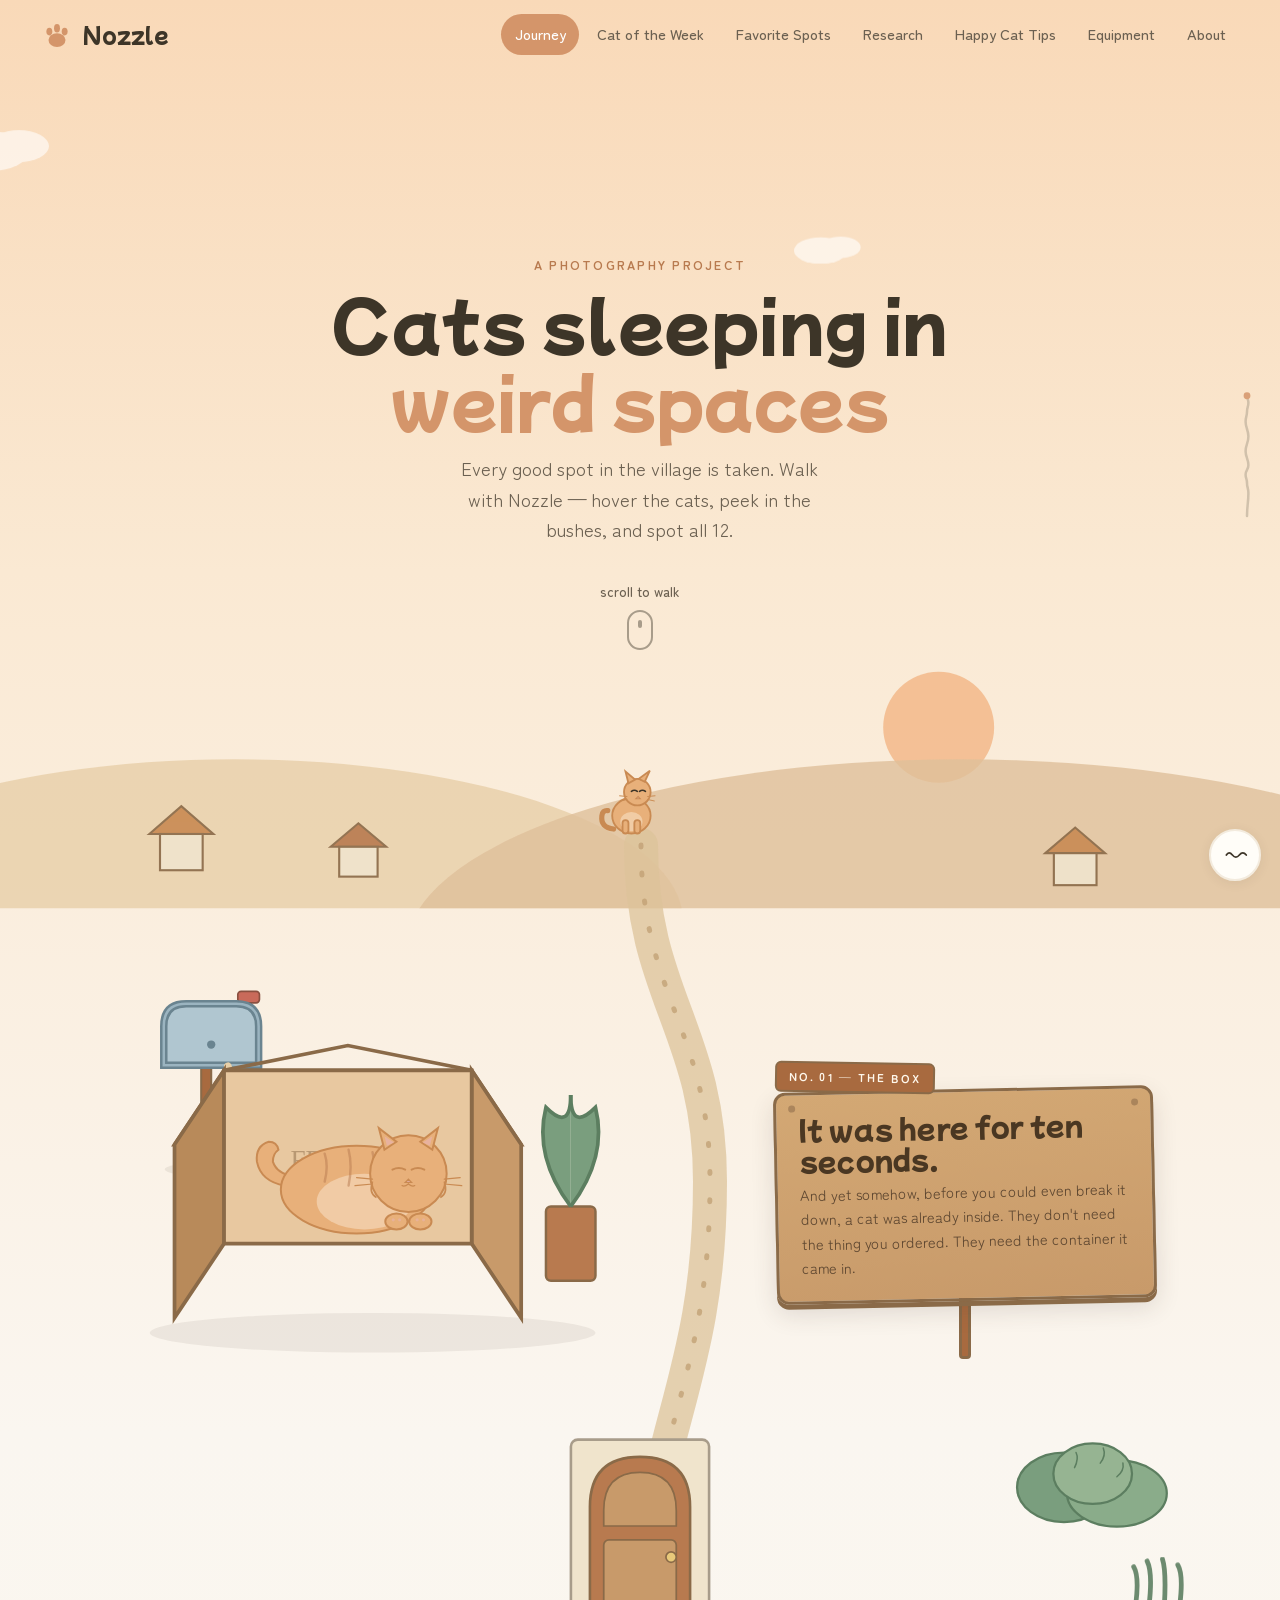
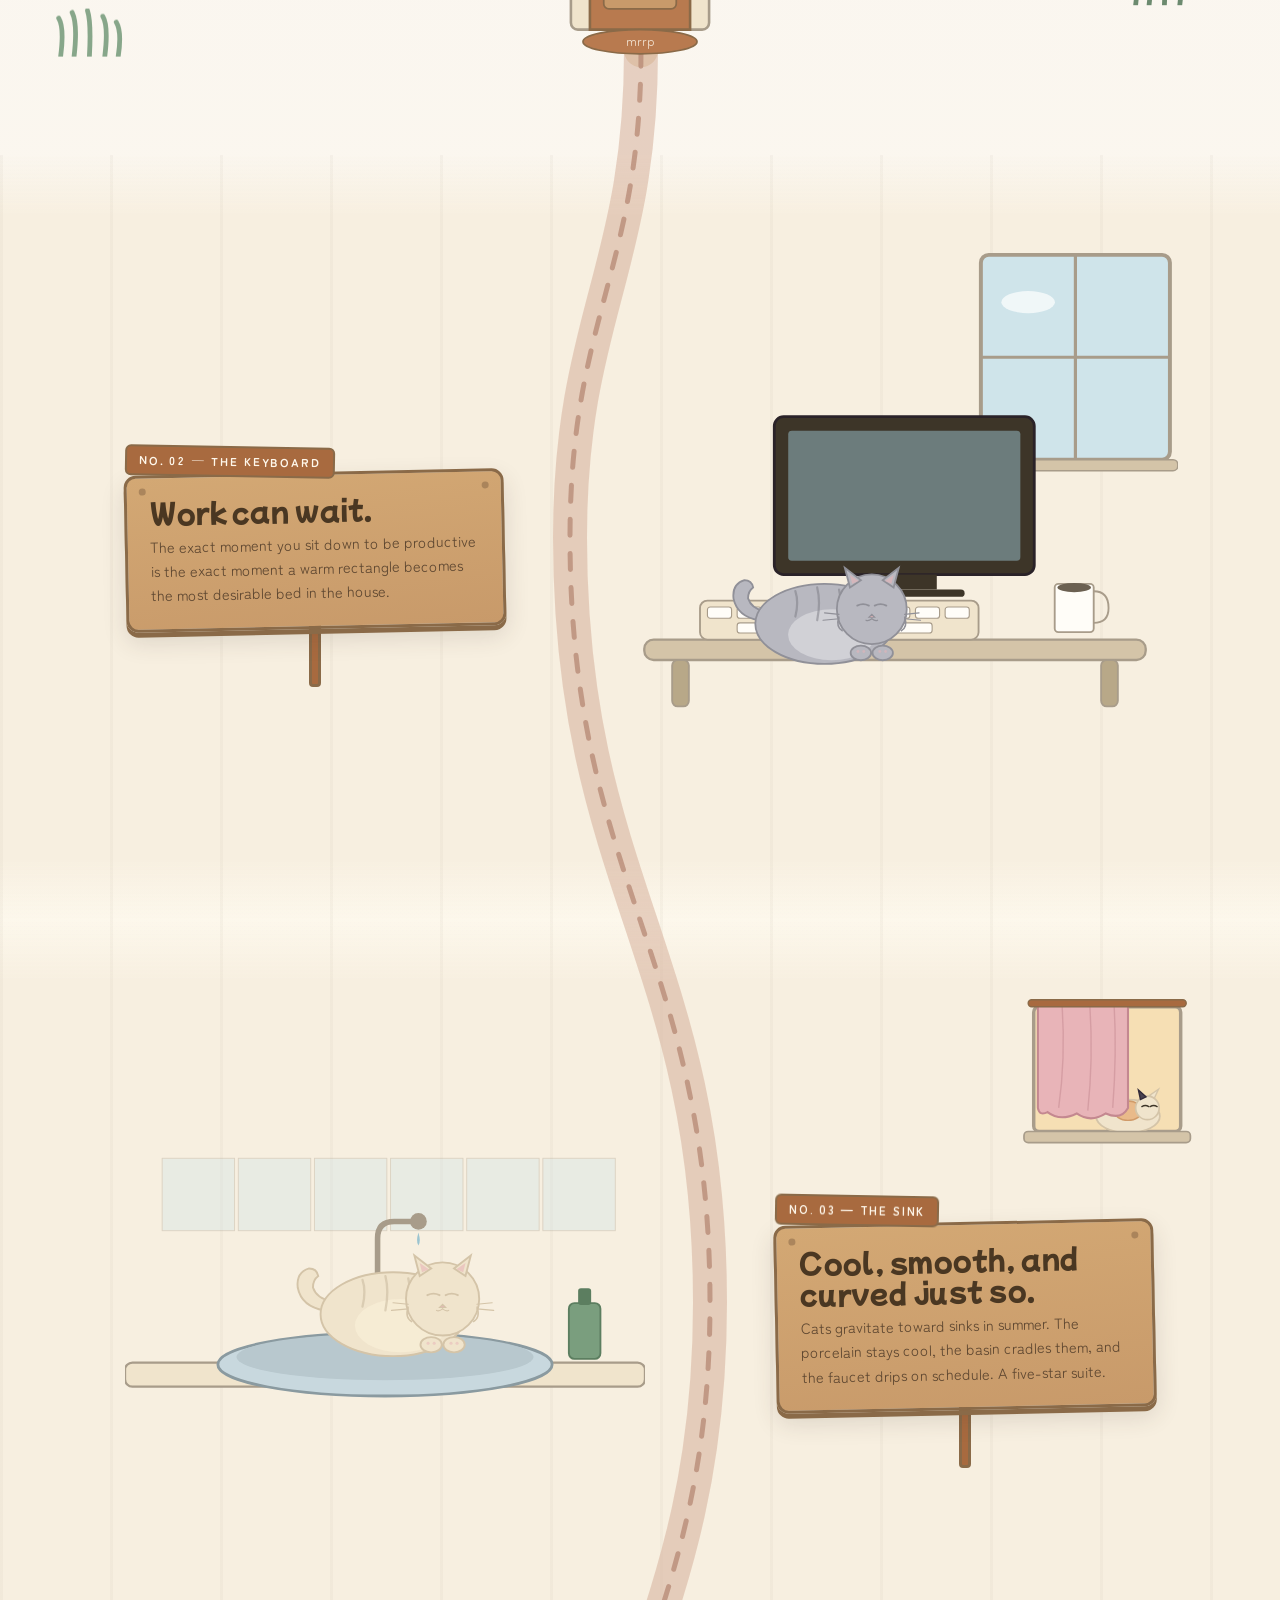
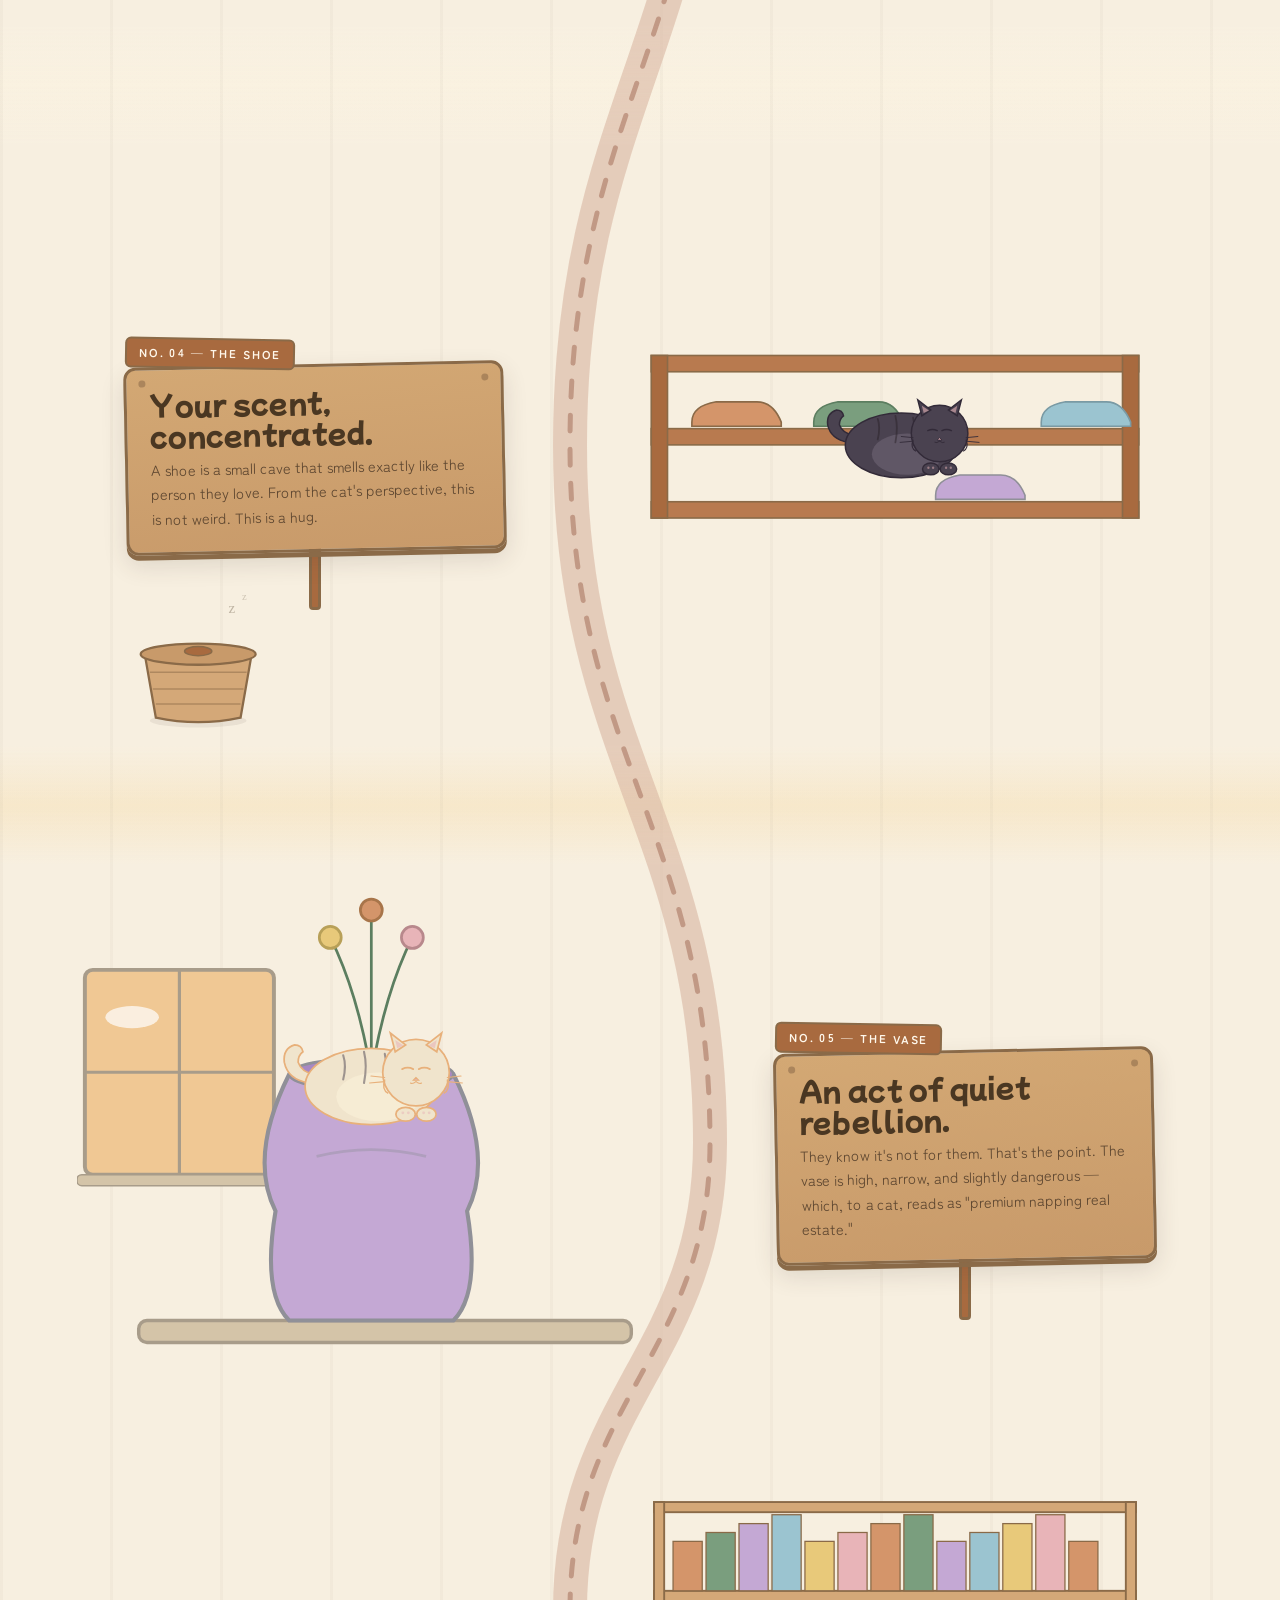
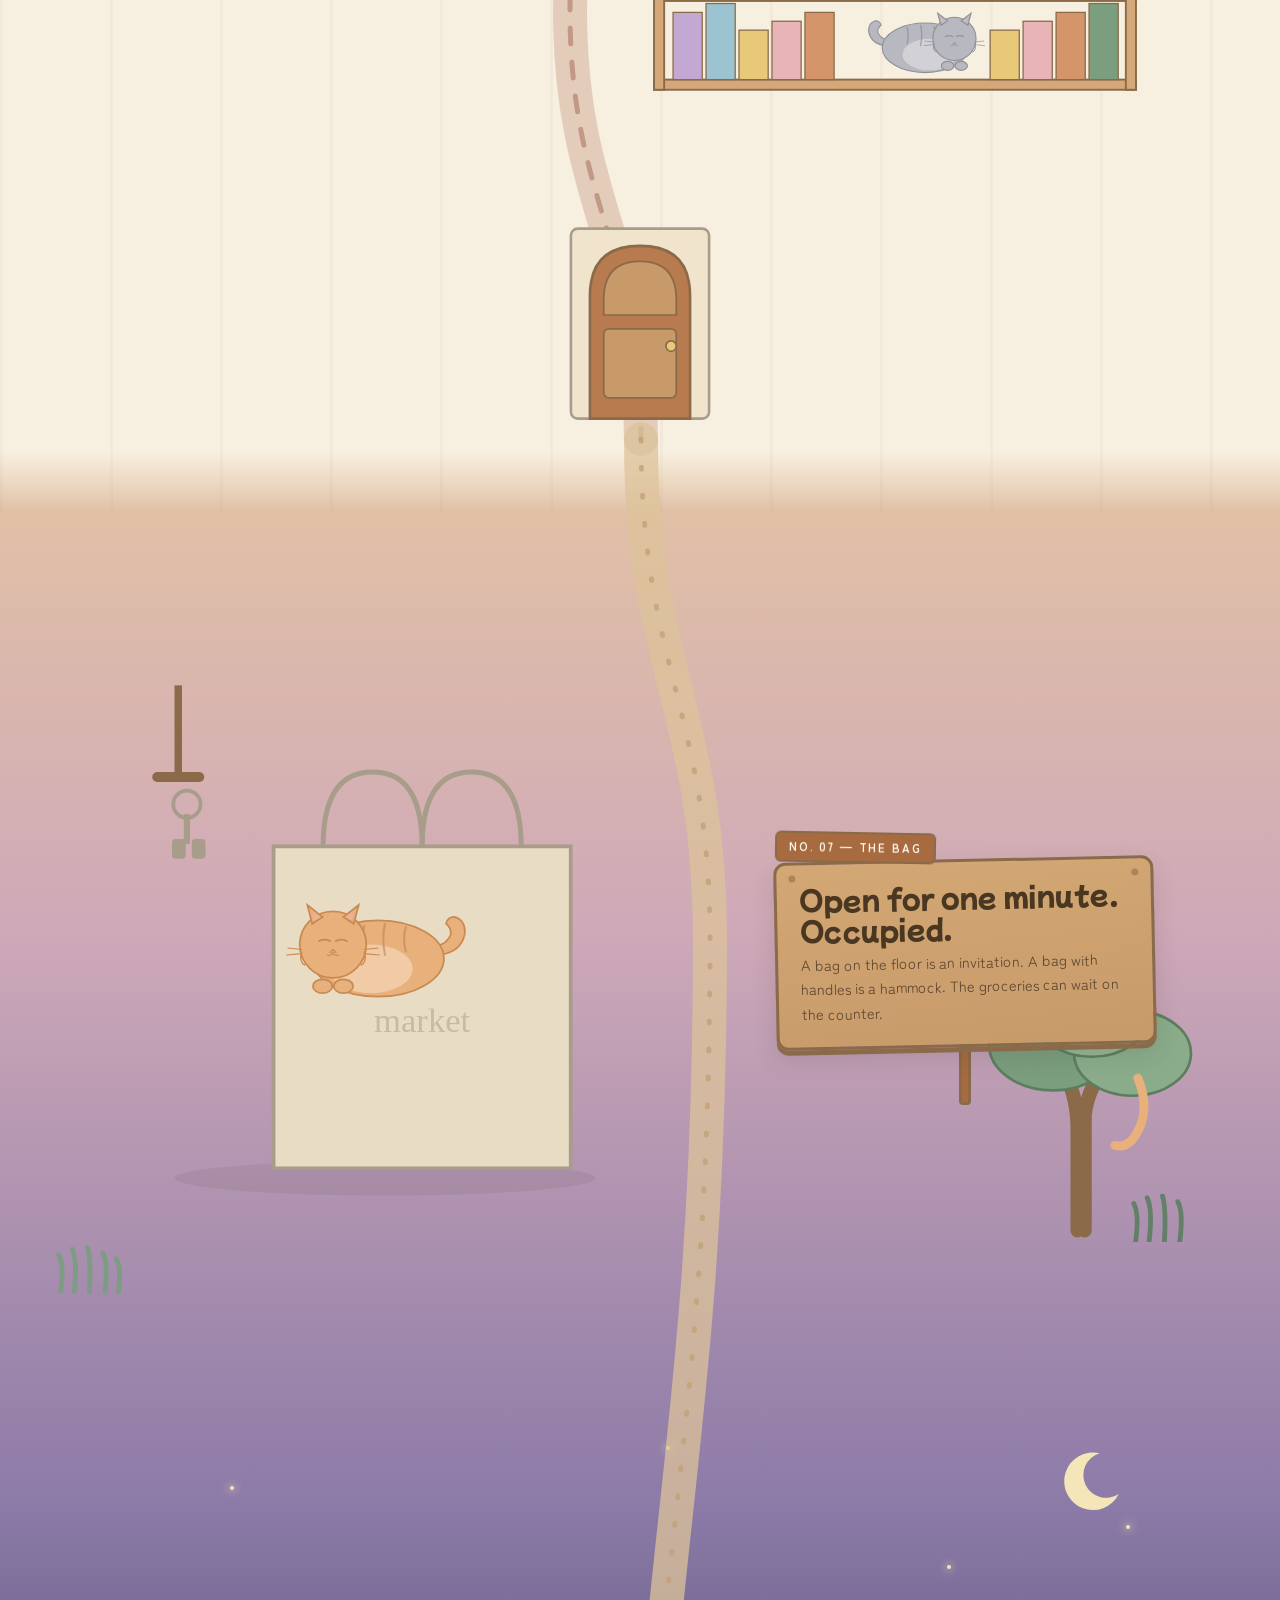
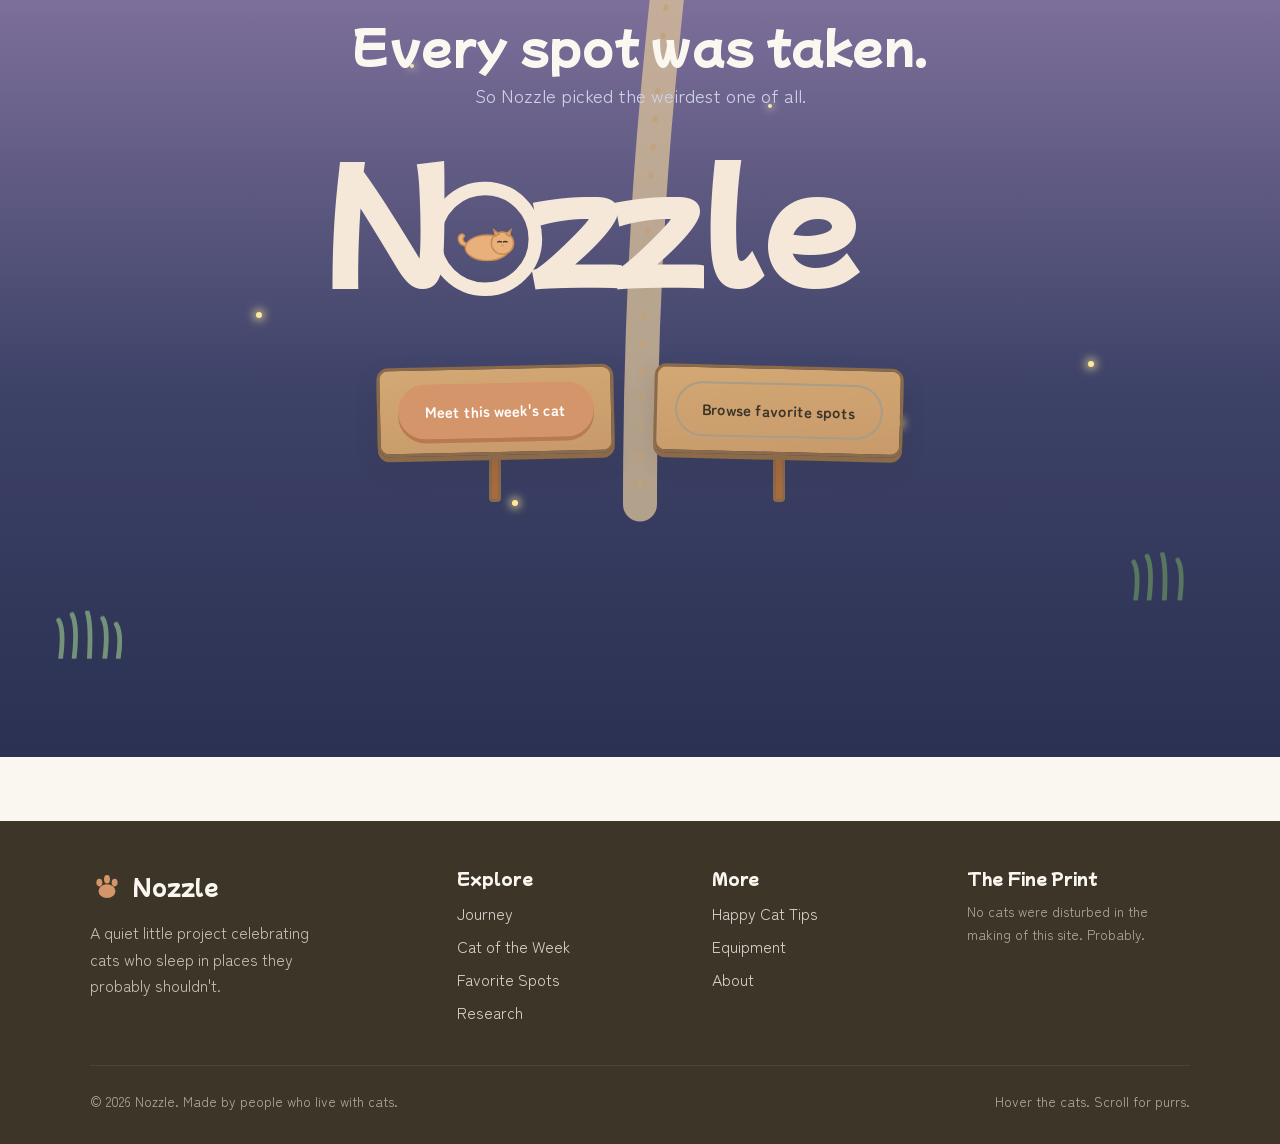
<file: index.html>
<!DOCTYPE html>
<html lang="en">
<head>
  <meta charset="UTF-8">
  <meta name="viewport" content="width=device-width, initial-scale=1.0">
  <title>Nozzle — Cats Sleeping in Weird Spaces</title>
  <meta name="description" content="A quiet little photography project celebrating cats who sleep in places they probably shouldn't.">
  <link rel="stylesheet" href="css/style.css">
  <link rel="stylesheet" href="css/journey.css">
</head>
<body data-page="home">

  <main class="journey" id="journey">
    <svg class="trail" aria-hidden="true"></svg>
    <div class="walker" aria-hidden="true"></div>

    <!-- 1 · Dawn -->
    <section id="region-dawn" class="region region--dawn" data-region="dawn">
      <div class="cloud" data-depth="far" style="top:14%; left:-4%; width:120px"></div>
      <div class="cloud" data-depth="far" style="top:26%; left:62%; width:80px"></div>
      <div class="region__art region__art--hills" data-prop="hills" data-depth="far"></div>
      <div class="hero__content">
        <span class="eyebrow">A photography project</span>
        <h1 class="hero__title">Cats sleeping in<br><span class="accent">weird spaces</span></h1>
        <p class="lede center">Every good spot in the village is taken. Walk with Nozzle — hover the cats, peek in the bushes, and spot all&nbsp;12.</p>
        <div class="scroll-hint">
          <span>scroll to walk</span>
          <div class="scroll-hint__arrow"></div>
        </div>
      </div>
      <span class="trail-anchor" data-trail-anchor aria-hidden="true"></span>
    </section>

    <!-- 2 · Porch (morning) -->
    <section id="region-porch" class="region region--porch" data-region="porch">
      <button class="hidden-spot hidden-spot--mailbox" data-spot="hidden-mailbox" data-bubble="special delivery" aria-label="A mailbox with something poking out"></button>
      <div class="scene scene--box">
        <div class="scene__stage">
          <div class="scene__prop" data-prop="box"></div>
          <div class="scene__cat" data-cat="orange" data-spot-id="scene-box" data-bubble="the box is mine now"></div>
        </div>
        <span class="trail-anchor" data-trail-anchor aria-hidden="true"></span>
        <div class="signpost reveal">
          <span class="signpost__plank">No. 01 — The Box</span>
          <div class="signpost__board">
            <h2>It was here for ten seconds.</h2>
            <p>And yet somehow, before you could even break it down, a cat was already inside. They don't need the thing you ordered. They need the container it came in.</p>
          </div>
        </div>
      </div>
      <button class="hidden-spot hidden-spot--bush" data-spot="hidden-bush" data-bubble="mrrp?!" aria-label="A suspicious bush"></button>
      <div class="doorway doorway--front">
        <div class="doorway__art" data-prop="door" data-door="front"></div>
        <span class="trail-anchor" data-trail-anchor data-trail-door aria-hidden="true"></span>
      </div>
          <svg class="tuft" data-depth="near" style="left:4%; bottom:10%" viewBox="0 0 80 50" aria-hidden="true"><path d="M10 50 Q14 20 8 10 M24 50 Q28 16 22 4 M40 50 Q42 14 38 2 M56 50 Q60 18 54 8 M70 50 Q74 24 68 14" stroke="#7a9e7e" stroke-width="5" fill="none" stroke-linecap="round"/></svg>
      <svg class="tuft" data-depth="near" style="right:6%; bottom:16%" viewBox="0 0 80 50" aria-hidden="true"><path d="M10 50 Q14 20 8 10 M24 50 Q28 16 22 4 M40 50 Q42 14 38 2 M56 50 Q60 18 54 8" stroke="#5c7e60" stroke-width="5" fill="none" stroke-linecap="round"/></svg>
    </section>

    <!-- 3 · Study (late morning) -->
    <section id="region-study" class="region region--study region--indoor" data-region="study">
      <div class="region__window" data-prop="window" data-sky="#cfe4ea"></div>
      <div class="scene scene--keys scene--flip">
        <div class="scene__stage">
          <div class="scene__prop" data-prop="keyboard"></div>
          <div class="scene__cat" data-cat="grey" data-spot-id="scene-keys" data-bubble="you weren't typing"></div>
        </div>
        <span class="trail-anchor" data-trail-anchor aria-hidden="true"></span>
        <div class="signpost reveal">
          <span class="signpost__plank">No. 02 — The Keyboard</span>
          <div class="signpost__board">
            <h2>Work can wait.</h2>
            <p>The exact moment you sit down to be productive is the exact moment a warm rectangle becomes the most desirable bed in the house.</p>
          </div>
        </div>
      </div>
    </section>

    <!-- 4 · Kitchen (noon) -->
    <section id="region-kitchen" class="region region--kitchen region--indoor" data-region="kitchen">
      <button class="hidden-spot hidden-spot--curtain" data-spot="hidden-curtain" data-bubble="the sun was here" aria-label="A kitchen curtain that just moved"></button>
      <div class="scene scene--sink">
        <div class="scene__stage">
          <div class="scene__prop" data-prop="sink"></div>
          <div class="scene__cat" data-cat="cream" data-spot-id="scene-sink" data-bubble="this is porcelain, actually"></div>
        </div>
        <span class="trail-anchor" data-trail-anchor aria-hidden="true"></span>
        <div class="signpost reveal">
          <span class="signpost__plank">No. 03 — The Sink</span>
          <div class="signpost__board">
            <h2>Cool, smooth, and curved just so.</h2>
            <p>Cats gravitate toward sinks in summer. The porcelain stays cool, the basin cradles them, and the faucet drips on schedule. A five-star suite.</p>
          </div>
        </div>
      </div>
    </section>

    <!-- 5 · Hall (early afternoon) -->
    <section id="region-hall" class="region region--hall region--indoor" data-region="hall">
      <div class="scene scene--shoe scene--flip">
        <div class="scene__stage">
          <div class="scene__prop" data-prop="shoe"></div>
          <div class="scene__cat" data-cat="black" data-spot-id="scene-shoe" data-bubble="smells like you"></div>
        </div>
        <span class="trail-anchor" data-trail-anchor aria-hidden="true"></span>
        <div class="signpost reveal">
          <span class="signpost__plank">No. 04 — The Shoe</span>
          <div class="signpost__board">
            <h2>Your scent, concentrated.</h2>
            <p>A shoe is a small cave that smells exactly like the person they love. From the cat's perspective, this is not weird. This is a hug.</p>
          </div>
        </div>
      </div>
      <button class="hidden-spot hidden-spot--basket" data-spot="hidden-basket" data-bubble="do NOT fold me" aria-label="A laundry basket with its lid ajar"></button>
    </section>

    <!-- 6 · Living room (afternoon) -->
    <section id="region-living" class="region region--living region--indoor" data-region="living">
      <div class="region__window" data-prop="window" data-sky="#f0c894"></div>
      <div class="scene scene--vase">
        <div class="scene__stage">
          <div class="scene__prop" data-prop="vase"></div>
          <div class="scene__cat" data-cat="calico" data-spot-id="scene-vase" data-bubble="don't move the vase"></div>
        </div>
        <span class="trail-anchor" data-trail-anchor aria-hidden="true"></span>
        <div class="signpost reveal">
          <span class="signpost__plank">No. 05 — The Vase</span>
          <div class="signpost__board">
            <h2>An act of quiet rebellion.</h2>
            <p>They know it's not for them. That's the point. The vase is high, narrow, and slightly dangerous — which, to a cat, reads as "premium napping real estate."</p>
          </div>
        </div>
      </div>
      <div class="scene scene--shelf scene--flip">
        <div class="scene__stage">
          <div class="scene__prop" data-prop="shelf"></div>
          <div class="scene__cat" data-cat="grey" data-spot-id="scene-shelf" data-bubble="this gap is mine"></div>
        </div>
        <span class="trail-anchor" data-trail-anchor aria-hidden="true"></span>
        <div class="signpost reveal">
          <span class="signpost__plank">No. 06 — The Bookshelf</span>
          <div class="signpost__board">
            <h2>They made a gap. On purpose.</h2>
            <p>Books were removed to create a custom shelf-bed. You didn't ask for this renovation. You're not even mad about it.</p>
          </div>
        </div>
      </div>
      <div class="doorway doorway--back">
        <div class="doorway__art" data-prop="door" data-door="back"></div>
        <span class="trail-anchor" data-trail-anchor data-trail-door aria-hidden="true"></span>
      </div>
    </section>

    <!-- 7 · Garden (golden hour) -->
    <section id="region-garden" class="region region--garden" data-region="garden">
      <button class="hidden-spot hidden-spot--tree" data-spot="hidden-tree" data-bubble="birds owe me rent" aria-label="A tree with a tail hanging from it"></button>
      <div class="scene scene--bag">
        <div class="scene__stage">
          <div class="scene__prop" data-prop="bag"></div>
          <div class="scene__cat" data-cat="orange" data-cat-flip="1" data-spot-id="scene-bag" data-bubble="i live here now"></div>
        </div>
        <span class="trail-anchor" data-trail-anchor aria-hidden="true"></span>
        <div class="signpost reveal">
          <span class="signpost__plank">No. 07 — The Bag</span>
          <div class="signpost__board">
            <h2>Open for one minute. Occupied.</h2>
            <p>A bag on the floor is an invitation. A bag with handles is a hammock. The groceries can wait on the counter.</p>
          </div>
        </div>
      </div>
          <svg class="tuft" data-depth="near" style="left:4%; bottom:10%" viewBox="0 0 80 50" aria-hidden="true"><path d="M10 50 Q14 20 8 10 M24 50 Q28 16 22 4 M40 50 Q42 14 38 2 M56 50 Q60 18 54 8 M70 50 Q74 24 68 14" stroke="#7a9e7e" stroke-width="5" fill="none" stroke-linecap="round"/></svg>
      <svg class="tuft" data-depth="near" style="right:6%; bottom:16%" viewBox="0 0 80 50" aria-hidden="true"><path d="M10 50 Q14 20 8 10 M24 50 Q28 16 22 4 M40 50 Q42 14 38 2 M56 50 Q60 18 54 8" stroke="#5c7e60" stroke-width="5" fill="none" stroke-linecap="round"/></svg>
    </section>

    <!-- 8 · Night -->
    <section id="region-night" class="region region--night" data-region="night">
      <div class="night-sky" aria-hidden="true">
        <span class="star" style="top:12%; left:18%"></span>
        <span class="star" style="top:8%;  left:52%"></span>
        <span class="star" style="top:20%; left:74%"></span>
        <span class="star" style="top:30%; left:32%"></span>
        <span class="star" style="top:16%; left:88%"></span>
        <span class="star" style="top:34%; left:60%"></span>
        <svg class="moon" viewBox="0 0 60 60"><path d="M38 6 A24 24 0 1 0 54 40 A19 19 0 1 1 38 6 Z" fill="#f4e6b8"/></svg>
        <span class="firefly" style="top:55%; left:20%"></span>
        <span class="firefly" style="top:66%; left:70%"></span>
        <span class="firefly" style="top:74%; left:40%"></span>
        <span class="firefly" style="top:60%; left:85%"></span>
      </div>
      <div class="cloud-cat" data-prop="cloudcat" aria-hidden="true"></div>
      <div class="closing">
        <h2>Every spot was taken.</h2>
        <p class="lede center">So Nozzle picked the weirdest one of all.</p>
        <div class="logotype" data-prop="logotype"></div>
        <div class="cta-row">
          <div class="signpost signpost--cta">
            <div class="signpost__board"><a class="btn btn--primary" href="featured.html">Meet this week's cat</a></div>
          </div>
          <div class="signpost signpost--cta" style="--tilt:1.4deg">
            <div class="signpost__board"><a class="btn btn--ghost" href="spots.html">Browse favorite spots</a></div>
          </div>
        </div>
      </div>
      <span class="trail-anchor" data-trail-anchor aria-hidden="true"></span>
          <svg class="tuft" data-depth="near" style="left:4%; bottom:10%" viewBox="0 0 80 50" aria-hidden="true"><path d="M10 50 Q14 20 8 10 M24 50 Q28 16 22 4 M40 50 Q42 14 38 2 M56 50 Q60 18 54 8 M70 50 Q74 24 68 14" stroke="#7a9e7e" stroke-width="5" fill="none" stroke-linecap="round"/></svg>
      <svg class="tuft" data-depth="near" style="right:6%; bottom:16%" viewBox="0 0 80 50" aria-hidden="true"><path d="M10 50 Q14 20 8 10 M24 50 Q28 16 22 4 M40 50 Q42 14 38 2 M56 50 Q60 18 54 8" stroke="#5c7e60" stroke-width="5" fill="none" stroke-linecap="round"/></svg>
    </section>
  </main>

  <script type="module" src="js/app.js"></script>
</body>
</html>
</file>
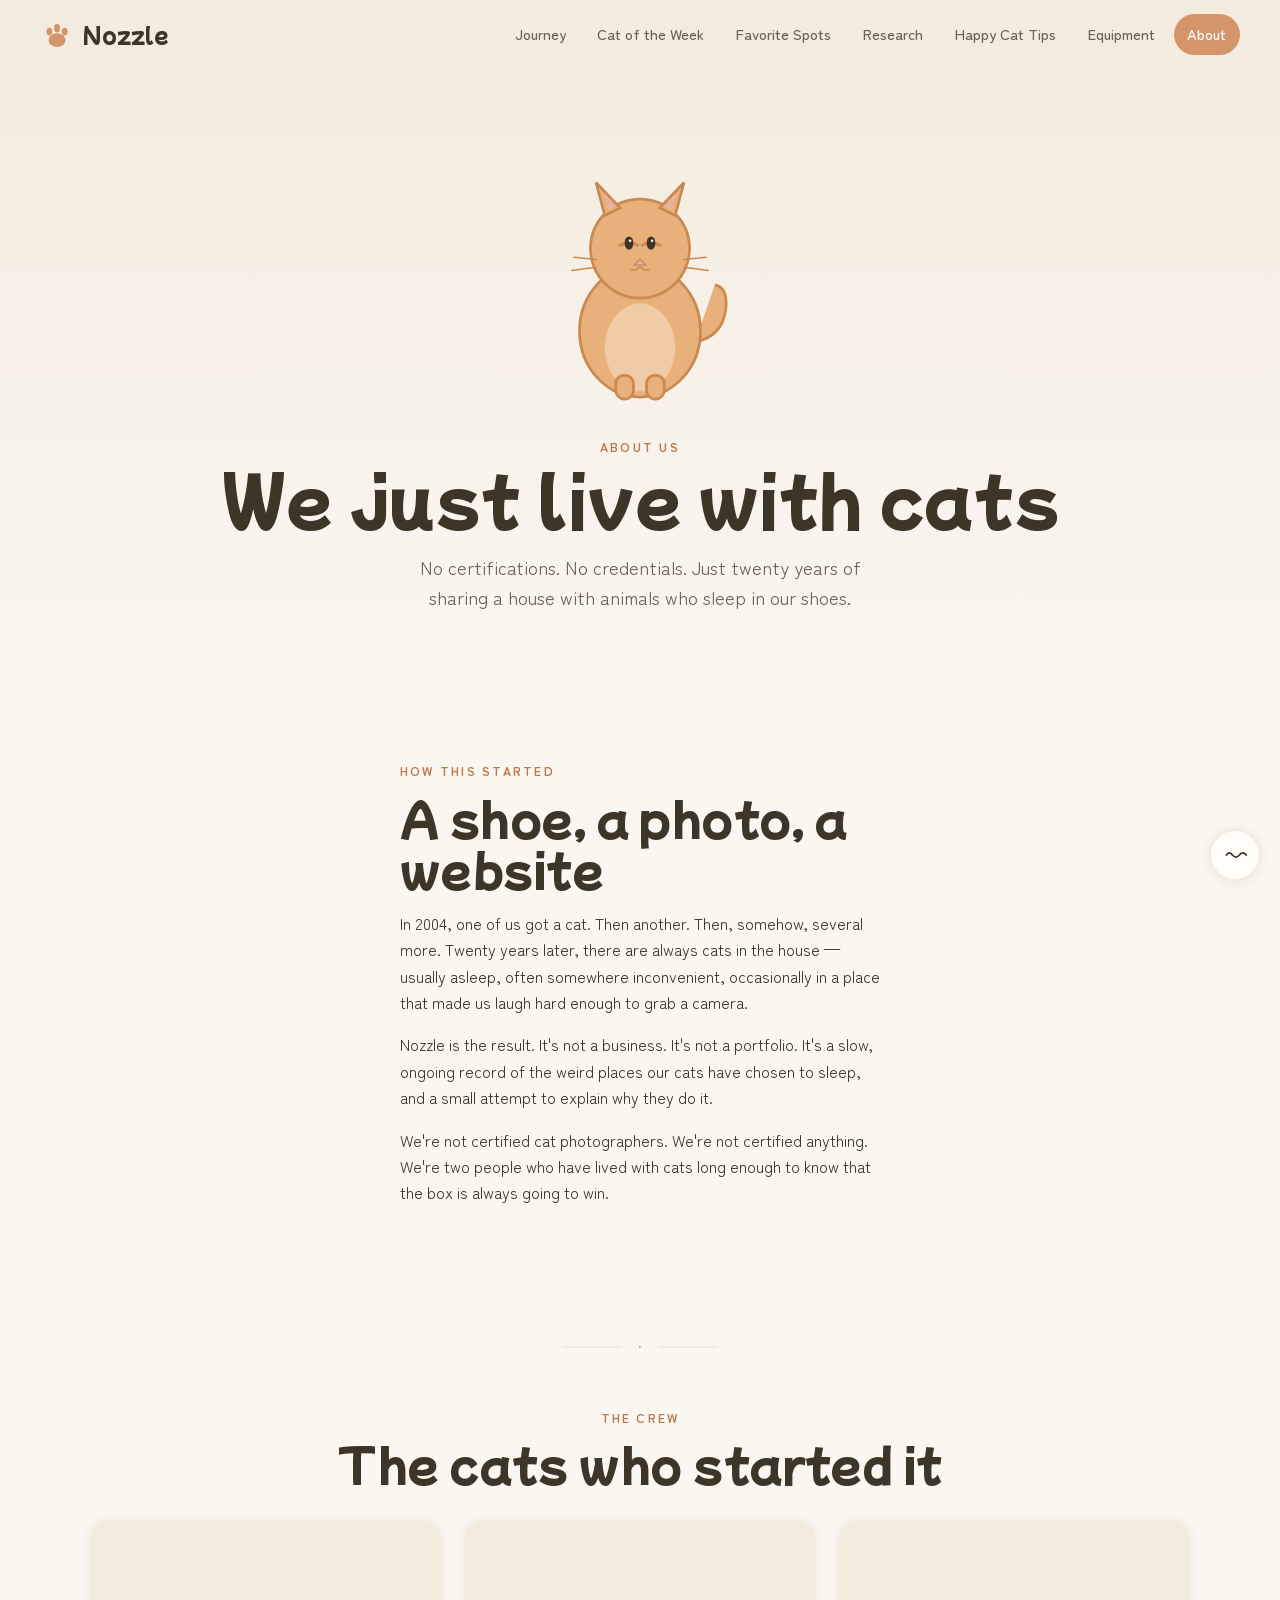
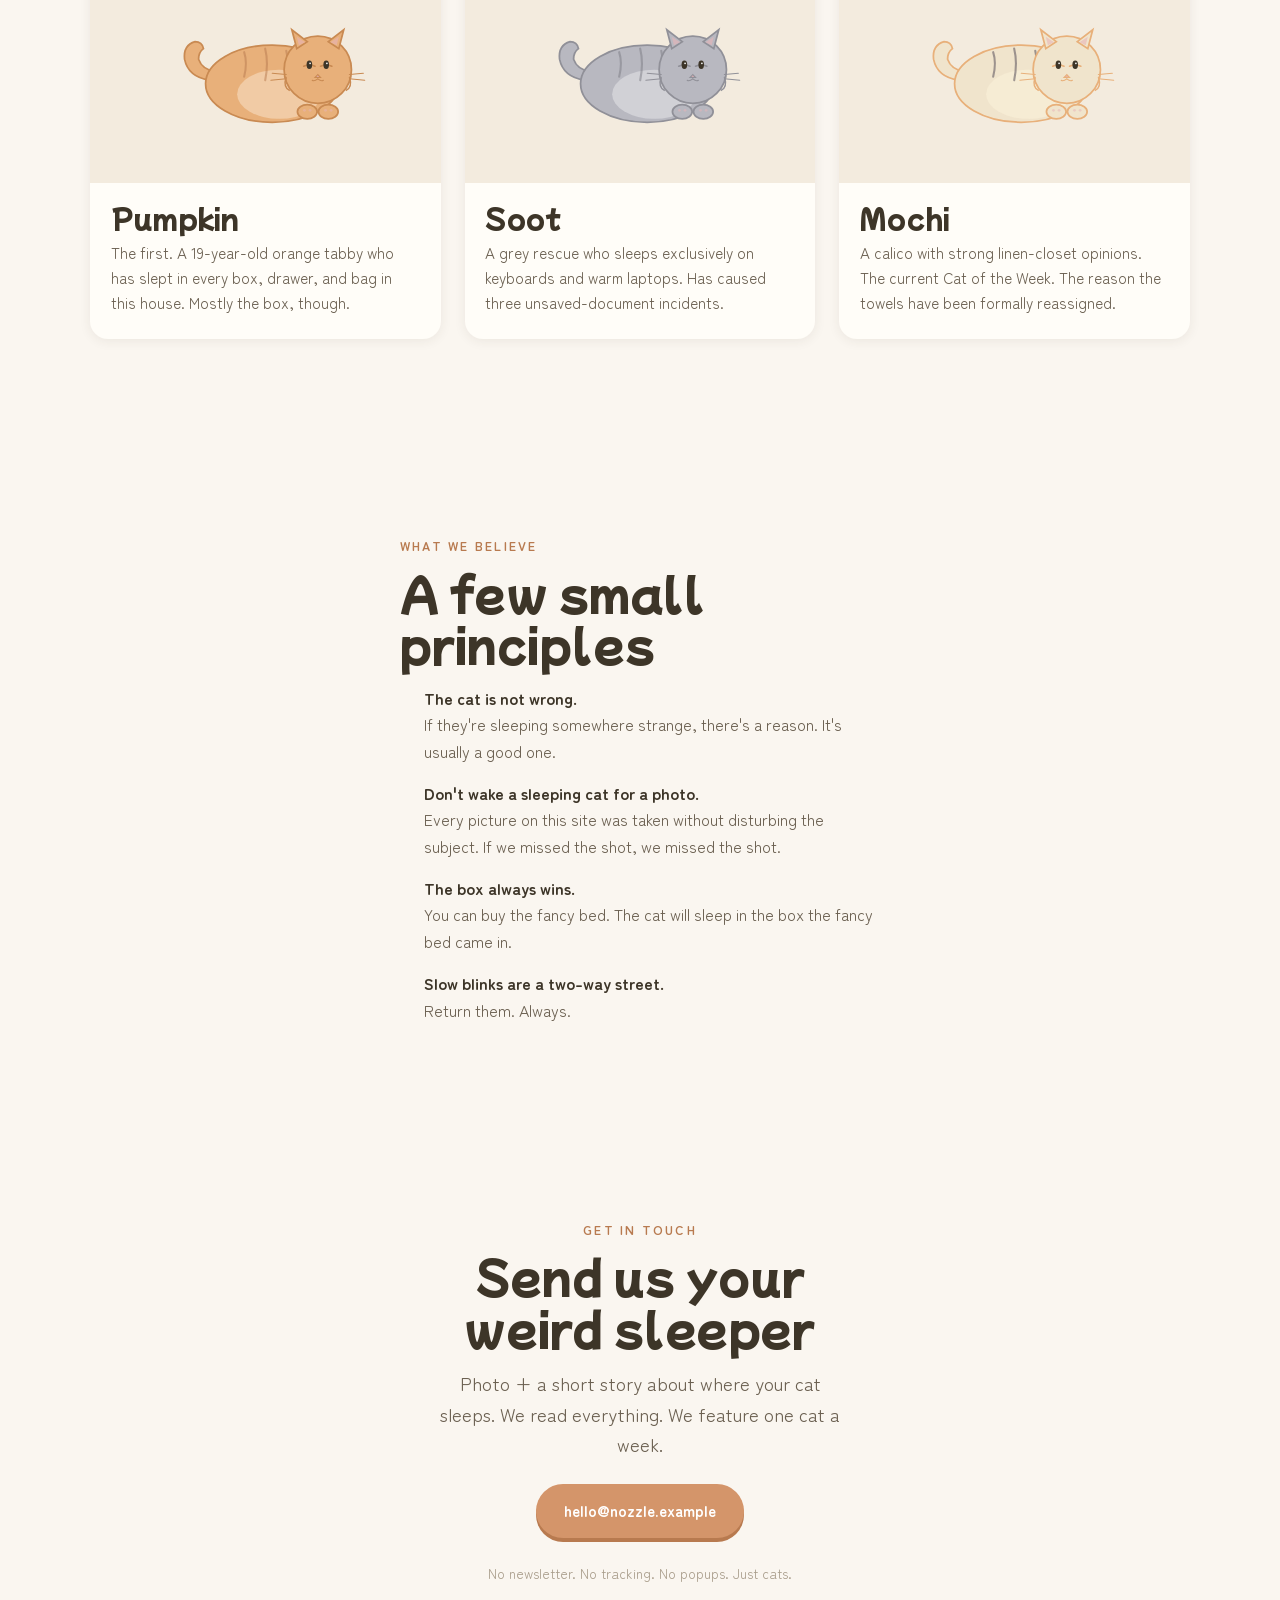
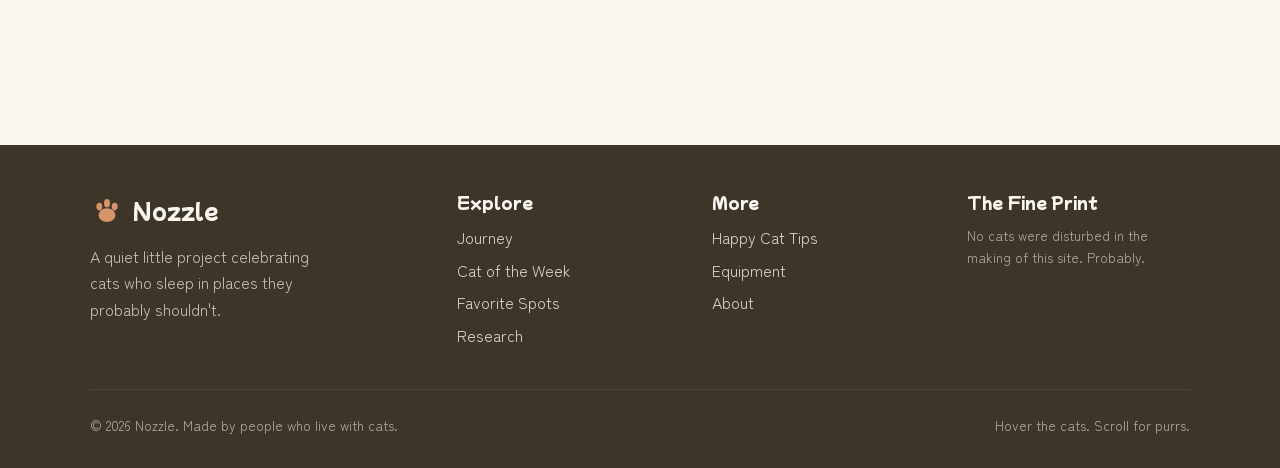
<file: about.html>
<!DOCTYPE html>
<html lang="en">
<head>
  <meta charset="UTF-8">
  <meta name="viewport" content="width=device-width, initial-scale=1.0">
  <title>About — Nozzle</title>
  <link rel="stylesheet" href="css/style.css">
  <link rel="stylesheet" href="css/journey.css">
</head>
<body data-page="about">

  <header class="page-hero">
    <div class="page-hero__art" data-cat="calico" data-pose="sit" data-bubble="who's asking?"></div>
    <span class="eyebrow">About us</span>
    <h1>We just live with cats</h1>
    <p class="lede center" style="margin:1rem auto 0">No certifications. No credentials. Just twenty years of sharing a house with animals who sleep in our shoes.</p>
  </header>

  <main class="wrap">

    <!-- The story -->
    <section class="section">
      <div class="reveal" style="max-width:60ch; margin:0 auto">
        <span class="eyebrow">How this started</span>
        <h2 style="margin:0.5rem 0 1rem">A shoe, a photo, a website</h2>
        <p style="margin-bottom:1rem">In 2004, one of us got a cat. Then another. Then, somehow, several more. Twenty years later, there are always cats in the house — usually asleep, often somewhere inconvenient, occasionally in a place that made us laugh hard enough to grab a camera.</p>
        <p style="margin-bottom:1rem">Nozzle is the result. It's not a business. It's not a portfolio. It's a slow, ongoing record of the weird places our cats have chosen to sleep, and a small attempt to explain why they do it.</p>
        <p>We're not certified cat photographers. We're not certified anything. We're two people who have lived with cats long enough to know that the box is always going to win.</p>
      </div>
    </section>

    <div class="divider-paw"><span>·</span></div>

    <!-- The crew -->
    <section class="section" style="padding-top:1rem">
      <span class="eyebrow center reveal" style="display:block">The crew</span>
      <h2 class="center reveal" style="margin:0.5rem 0 2rem">The cats who started it</h2>
      <div class="grid grid--3">

        <article class="card reveal">
          <div class="card__media" style="display:grid; place-items:center; background:var(--cream-deep)">
            <div data-cat="orange" style="width:60%"></div>
          </div>
          <div class="card__body">
            <h3>Pumpkin</h3>
            <p style="color:var(--ink-soft); margin-top:0.4rem; font-size:0.95rem">The first. A 19-year-old orange tabby who has slept in every box, drawer, and bag in this house. Mostly the box, though.</p>
          </div>
        </article>

        <article class="card reveal" data-delay="1">
          <div class="card__media" style="display:grid; place-items:center; background:var(--cream-deep)">
            <div data-cat="grey" style="width:60%"></div>
          </div>
          <div class="card__body">
            <h3>Soot</h3>
            <p style="color:var(--ink-soft); margin-top:0.4rem; font-size:0.95rem">A grey rescue who sleeps exclusively on keyboards and warm laptops. Has caused three unsaved-document incidents.</p>
          </div>
        </article>

        <article class="card reveal" data-delay="2">
          <div class="card__media" style="display:grid; place-items:center; background:var(--cream-deep)">
            <div data-cat="calico" style="width:60%"></div>
          </div>
          <div class="card__body">
            <h3>Mochi</h3>
            <p style="color:var(--ink-soft); margin-top:0.4rem; font-size:0.95rem">A calico with strong linen-closet opinions. The current Cat of the Week. The reason the towels have been formally reassigned.</p>
          </div>
        </article>

      </div>
    </section>

    <!-- What we believe -->
    <section class="section">
      <div class="reveal" style="max-width:60ch; margin:0 auto">
        <span class="eyebrow">What we believe</span>
        <h2 style="margin:0.5rem 0 1rem">A few small principles</h2>
        <ul style="list-style:none; display:grid; gap:1rem">
          <li style="padding-left:1.5rem; position:relative">
            <strong>The cat is not wrong.</strong>
            <span style="display:block; color:var(--ink-soft)">If they're sleeping somewhere strange, there's a reason. It's usually a good one.</span>
          </li>
          <li style="padding-left:1.5rem; position:relative">
            <strong>Don't wake a sleeping cat for a photo.</strong>
            <span style="display:block; color:var(--ink-soft)">Every picture on this site was taken without disturbing the subject. If we missed the shot, we missed the shot.</span>
          </li>
          <li style="padding-left:1.5rem; position:relative">
            <strong>The box always wins.</strong>
            <span style="display:block; color:var(--ink-soft)">You can buy the fancy bed. The cat will sleep in the box the fancy bed came in.</span>
          </li>
          <li style="padding-left:1.5rem; position:relative">
            <strong>Slow blinks are a two-way street.</strong>
            <span style="display:block; color:var(--ink-soft)">Return them. Always.</span>
          </li>
        </ul>
      </div>
    </section>

    <!-- Contact -->
    <section class="section" style="text-align:center">
      <div class="reveal" style="max-width:50ch; margin:0 auto">
        <span class="eyebrow">Get in touch</span>
        <h2 style="margin:0.5rem 0 1rem">Send us your weird sleeper</h2>
        <p class="lede center" style="margin:0 auto 1.5rem">Photo + a short story about where your cat sleeps. We read everything. We feature one cat a week.</p>
        <a class="btn btn--primary" href="mailto:hello@nozzle.example">hello@nozzle.example</a>
        <p style="margin-top:1.5rem; font-size:0.85rem; color:var(--ink-faint)">No newsletter. No tracking. No popups. Just cats.</p>
      </div>
    </section>

  </main>

  <script type="module" src="js/app.js"></script>
</body>
</html>
</file>
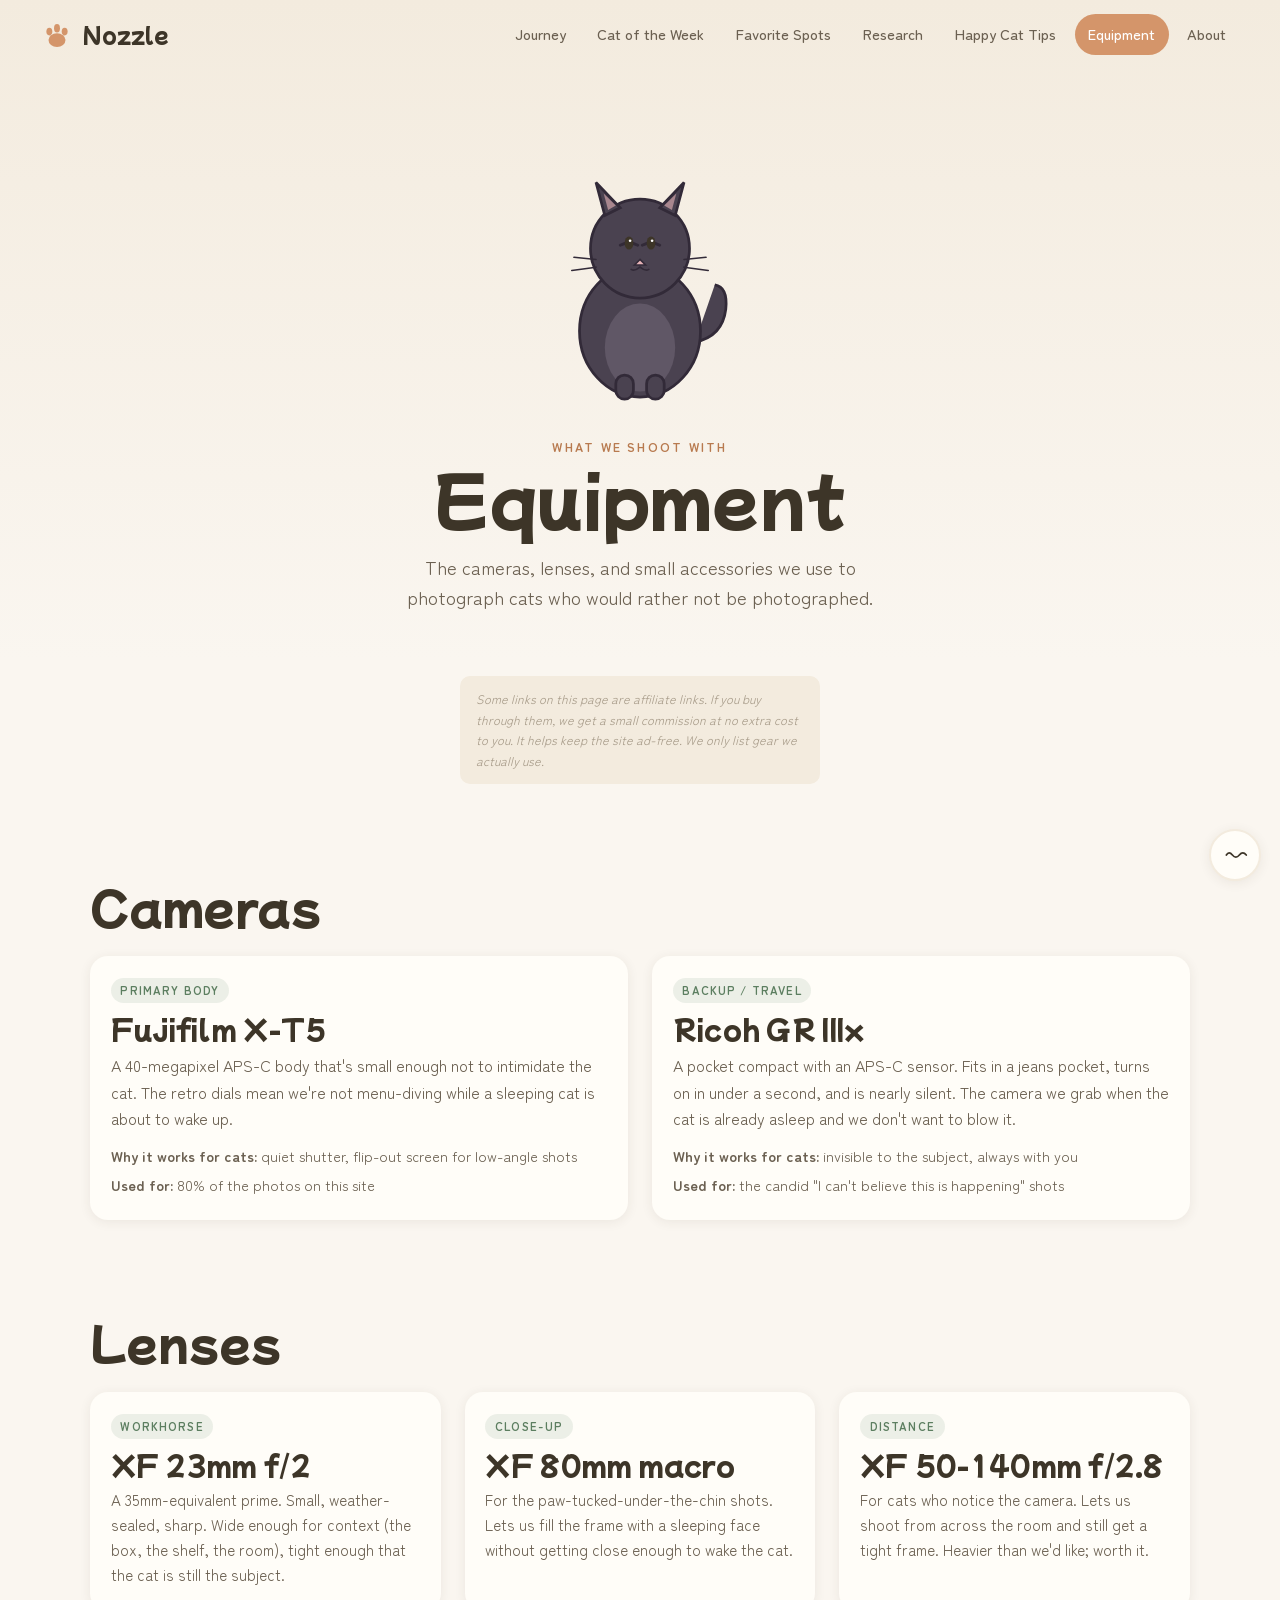
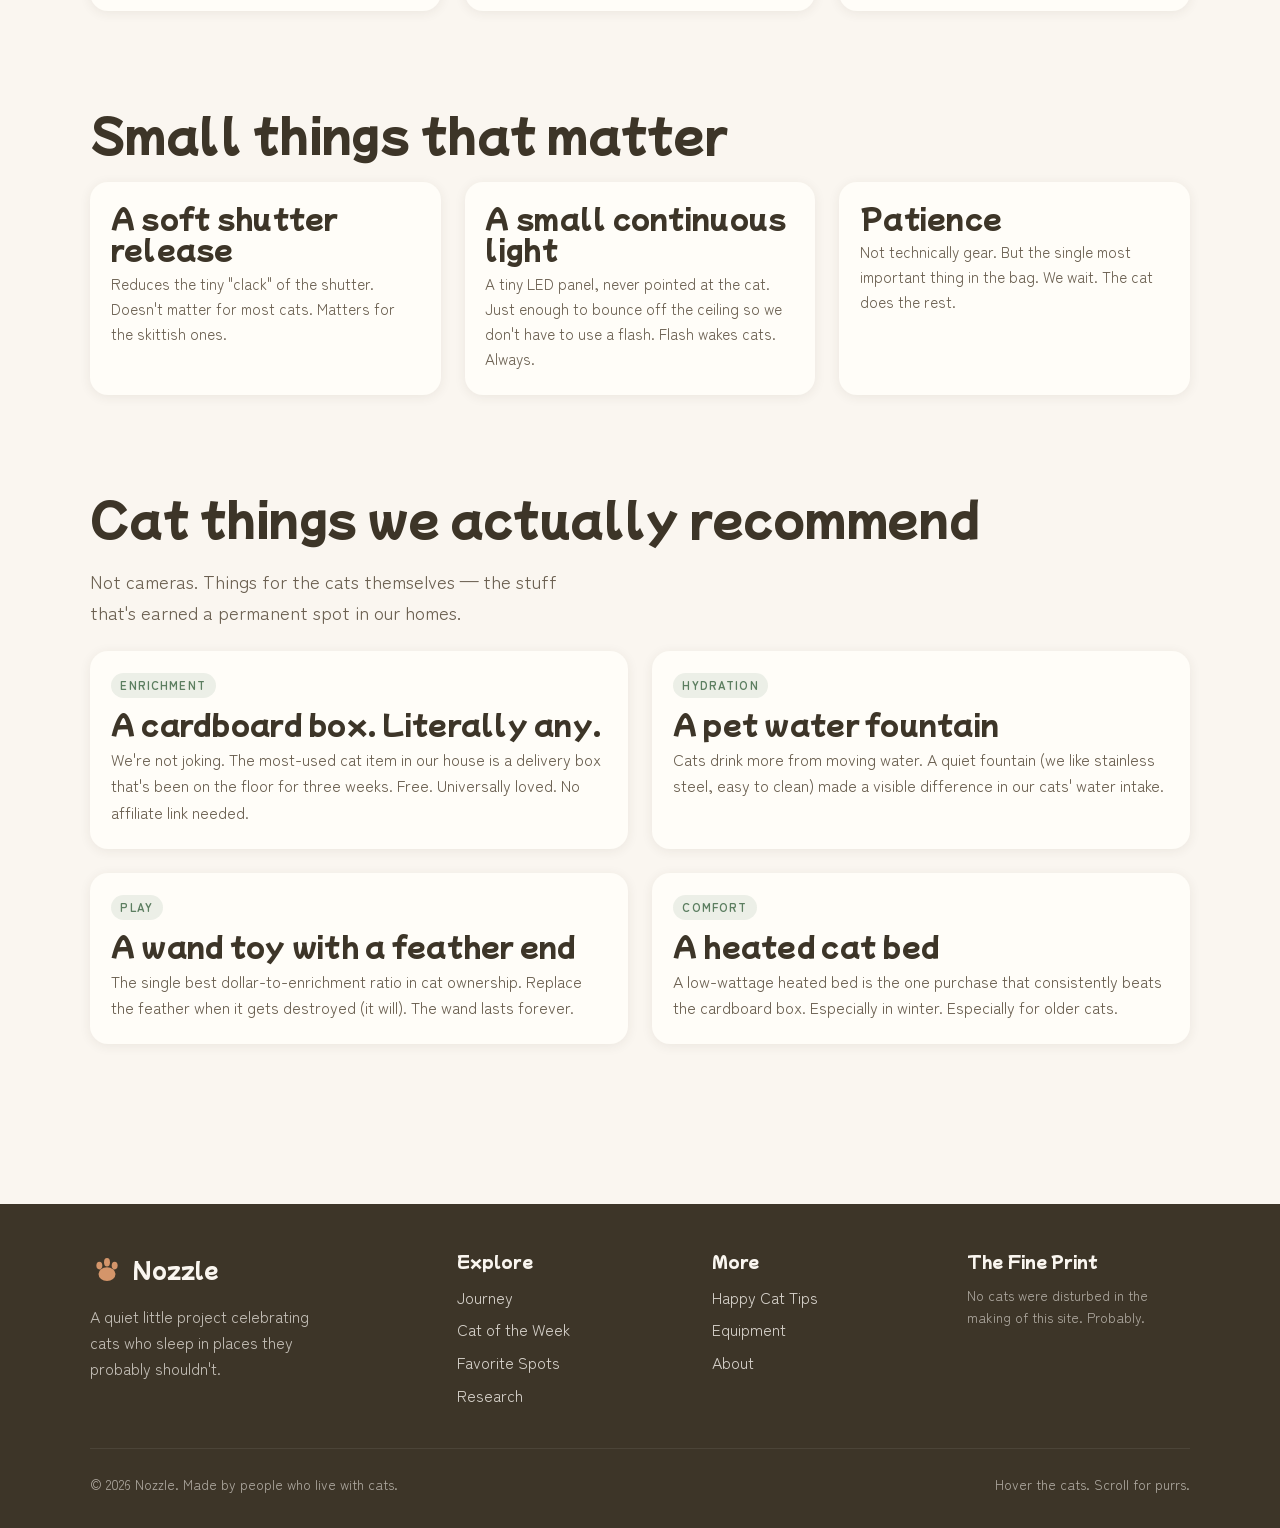
<file: equipment.html>
<!DOCTYPE html>
<html lang="en">
<head>
  <meta charset="UTF-8">
  <meta name="viewport" content="width=device-width, initial-scale=1.0">
  <title>Equipment — Nozzle</title>
  <link rel="stylesheet" href="css/style.css">
  <link rel="stylesheet" href="css/journey.css">
</head>
<body data-page="equipment">

  <header class="page-hero">
    <div class="page-hero__art" data-cat="black" data-pose="sit" data-bubble="i'm the real equipment"></div>
    <span class="eyebrow">What we shoot with</span>
    <h1>Equipment</h1>
    <p class="lede center" style="margin:1rem auto 0">The cameras, lenses, and small accessories we use to photograph cats who would rather not be photographed.</p>
  </header>

  <main class="wrap">

    <div class="affiliate-note reveal" style="max-width:60ch; margin:1rem auto 0">
      Some links on this page are affiliate links. If you buy through them, we get a small commission at no extra cost to you. It helps keep the site ad-free. We only list gear we actually use.
    </div>

    <!-- Cameras -->
    <section class="section">
      <h2 class="reveal" style="margin-bottom:1.5rem">Cameras</h2>
      <div class="grid grid--2">

        <article class="card reveal">
          <div class="card__body">
            <span class="card__tag">Primary body</span>
            <h3>Fujifilm X-T5</h3>
            <p style="color:var(--ink-soft); margin-top:0.5rem">A 40-megapixel APS-C body that's small enough not to intimidate the cat. The retro dials mean we're not menu-diving while a sleeping cat is about to wake up.</p>
            <ul style="list-style:none; margin-top:0.8rem; display:grid; gap:0.3rem; font-size:0.9rem; color:var(--ink-soft)">
              <li><strong>Why it works for cats:</strong> quiet shutter, flip-out screen for low-angle shots</li>
              <li><strong>Used for:</strong> 80% of the photos on this site</li>
            </ul>
          </div>
        </article>

        <article class="card reveal" data-delay="1">
          <div class="card__body">
            <span class="card__tag">Backup / travel</span>
            <h3>Ricoh GR IIIx</h3>
            <p style="color:var(--ink-soft); margin-top:0.5rem">A pocket compact with an APS-C sensor. Fits in a jeans pocket, turns on in under a second, and is nearly silent. The camera we grab when the cat is already asleep and we don't want to blow it.</p>
            <ul style="list-style:none; margin-top:0.8rem; display:grid; gap:0.3rem; font-size:0.9rem; color:var(--ink-soft)">
              <li><strong>Why it works for cats:</strong> invisible to the subject, always with you</li>
              <li><strong>Used for:</strong> the candid "I can't believe this is happening" shots</li>
            </ul>
          </div>
        </article>

      </div>
    </section>

    <!-- Lenses -->
    <section class="section" style="padding-top:0">
      <h2 class="reveal" style="margin-bottom:1.5rem">Lenses</h2>
      <div class="grid grid--3">

        <article class="card reveal">
          <div class="card__body">
            <span class="card__tag">Workhorse</span>
            <h3>XF 23mm f/2</h3>
            <p style="color:var(--ink-soft); margin-top:0.4rem; font-size:0.95rem">A 35mm-equivalent prime. Small, weather-sealed, sharp. Wide enough for context (the box, the shelf, the room), tight enough that the cat is still the subject.</p>
          </div>
        </article>

        <article class="card reveal" data-delay="1">
          <div class="card__body">
            <span class="card__tag">Close-up</span>
            <h3>XF 80mm macro</h3>
            <p style="color:var(--ink-soft); margin-top:0.4rem; font-size:0.95rem">For the paw-tucked-under-the-chin shots. Lets us fill the frame with a sleeping face without getting close enough to wake the cat.</p>
          </div>
        </article>

        <article class="card reveal" data-delay="2">
          <div class="card__body">
            <span class="card__tag">Distance</span>
            <h3>XF 50-140mm f/2.8</h3>
            <p style="color:var(--ink-soft); margin-top:0.4rem; font-size:0.95rem">For cats who notice the camera. Lets us shoot from across the room and still get a tight frame. Heavier than we'd like; worth it.</p>
          </div>
        </article>

      </div>
    </section>

    <!-- Accessories -->
    <section class="section" style="padding-top:0">
      <h2 class="reveal" style="margin-bottom:1.5rem">Small things that matter</h2>
      <div class="grid grid--3">

        <article class="card reveal">
          <div class="card__body">
            <h3>A soft shutter release</h3>
            <p style="color:var(--ink-soft); margin-top:0.4rem; font-size:0.95rem">Reduces the tiny "clack" of the shutter. Doesn't matter for most cats. Matters for the skittish ones.</p>
          </div>
        </article>

        <article class="card reveal" data-delay="1">
          <div class="card__body">
            <h3>A small continuous light</h3>
            <p style="color:var(--ink-soft); margin-top:0.4rem; font-size:0.95rem">A tiny LED panel, never pointed at the cat. Just enough to bounce off the ceiling so we don't have to use a flash. Flash wakes cats. Always.</p>
          </div>
        </article>

        <article class="card reveal" data-delay="2">
          <div class="card__body">
            <h3>Patience</h3>
            <p style="color:var(--ink-soft); margin-top:0.4rem; font-size:0.95rem">Not technically gear. But the single most important thing in the bag. We wait. The cat does the rest.</p>
          </div>
        </article>

      </div>
    </section>

    <!-- Recommended cat products -->
    <section class="section" style="padding-top:0">
      <h2 class="reveal" style="margin-bottom:1.5rem">Cat things we actually recommend</h2>
      <p class="lede reveal" style="margin-bottom:1.5rem">Not cameras. Things for the cats themselves — the stuff that's earned a permanent spot in our homes.</p>
      <div class="grid grid--2">

        <article class="card reveal">
          <div class="card__body">
            <span class="card__tag">Enrichment</span>
            <h3>A cardboard box. Literally any.</h3>
            <p style="color:var(--ink-soft); margin-top:0.4rem">We're not joking. The most-used cat item in our house is a delivery box that's been on the floor for three weeks. Free. Universally loved. No affiliate link needed.</p>
          </div>
        </article>

        <article class="card reveal" data-delay="1">
          <div class="card__body">
            <span class="card__tag">Hydration</span>
            <h3>A pet water fountain</h3>
            <p style="color:var(--ink-soft); margin-top:0.4rem">Cats drink more from moving water. A quiet fountain (we like stainless steel, easy to clean) made a visible difference in our cats' water intake.</p>
          </div>
        </article>

        <article class="card reveal">
          <div class="card__body">
            <span class="card__tag">Play</span>
            <h3>A wand toy with a feather end</h3>
            <p style="color:var(--ink-soft); margin-top:0.4rem">The single best dollar-to-enrichment ratio in cat ownership. Replace the feather when it gets destroyed (it will). The wand lasts forever.</p>
          </div>
        </article>

        <article class="card reveal" data-delay="1">
          <div class="card__body">
            <span class="card__tag">Comfort</span>
            <h3>A heated cat bed</h3>
            <p style="color:var(--ink-soft); margin-top:0.4rem">A low-wattage heated bed is the one purchase that consistently beats the cardboard box. Especially in winter. Especially for older cats.</p>
          </div>
        </article>

      </div>
    </section>

  </main>

  <script type="module" src="js/app.js"></script>
</body>
</html>
</file>
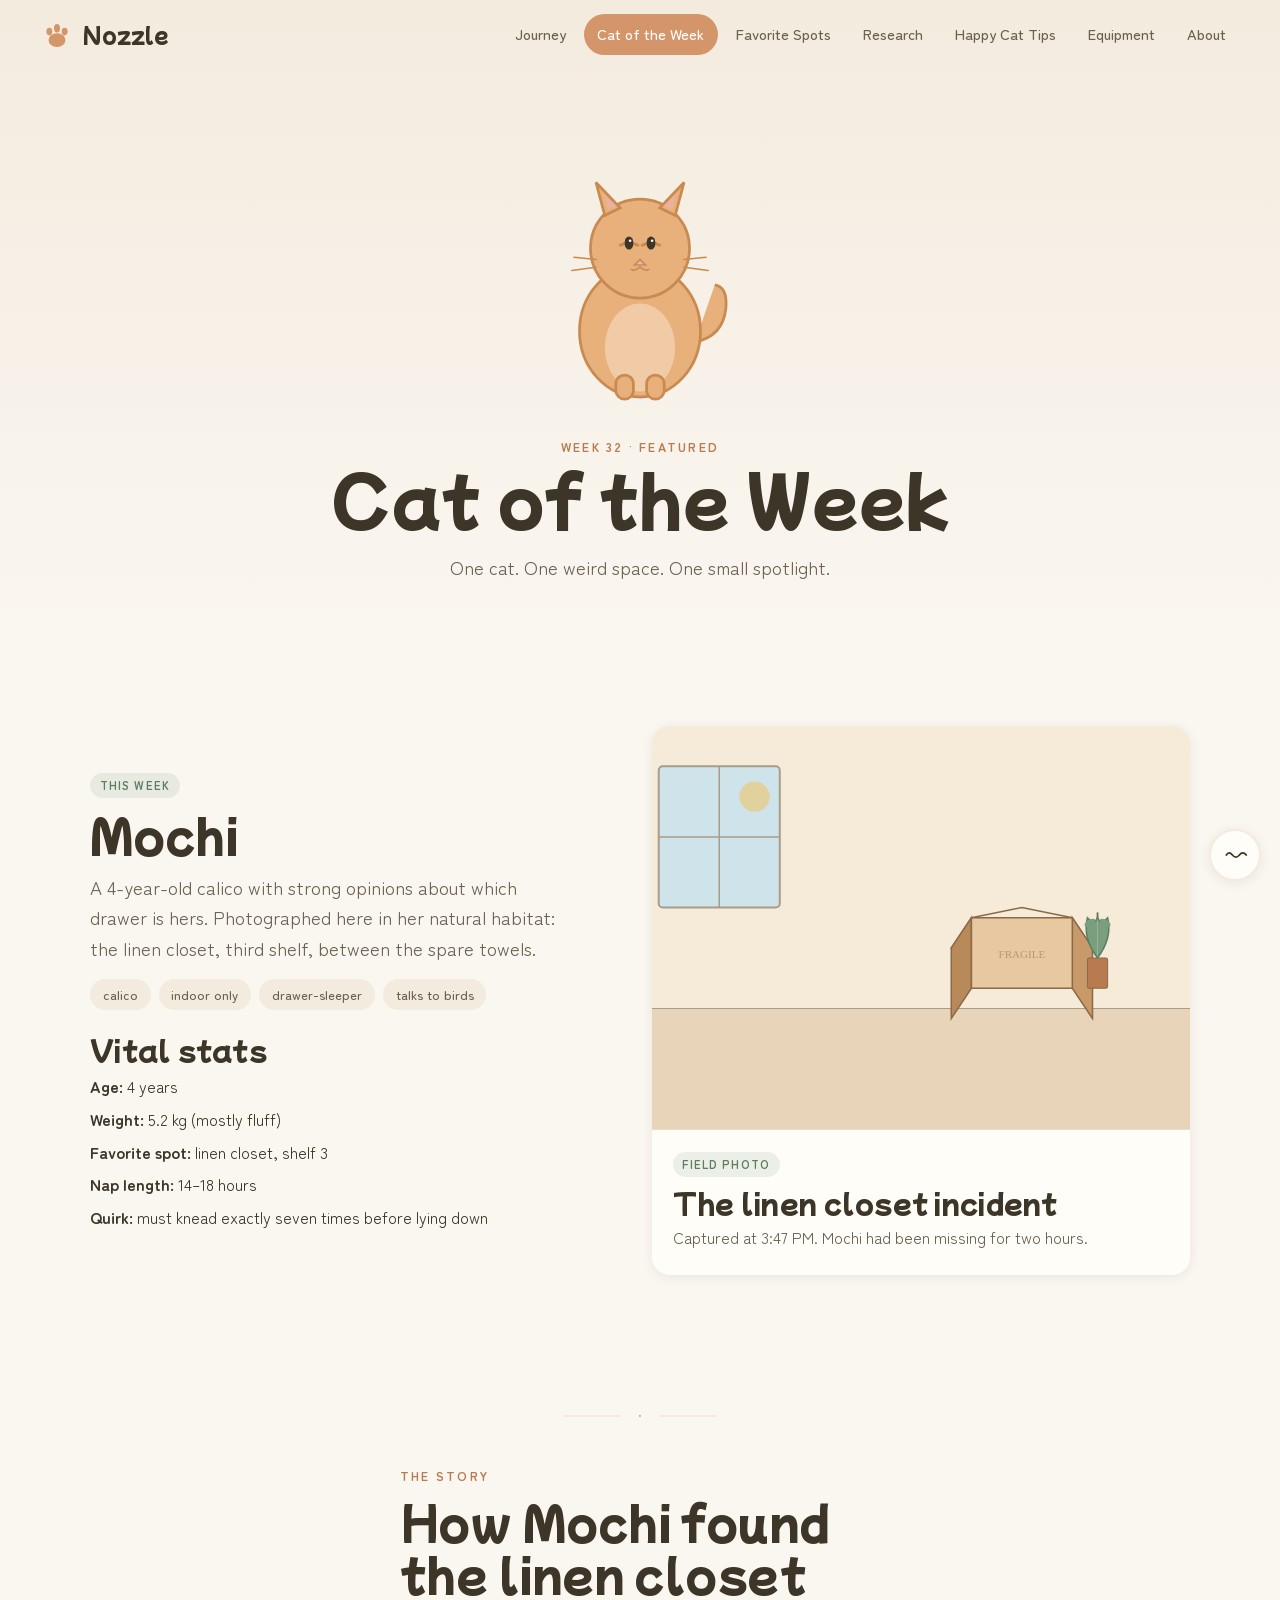
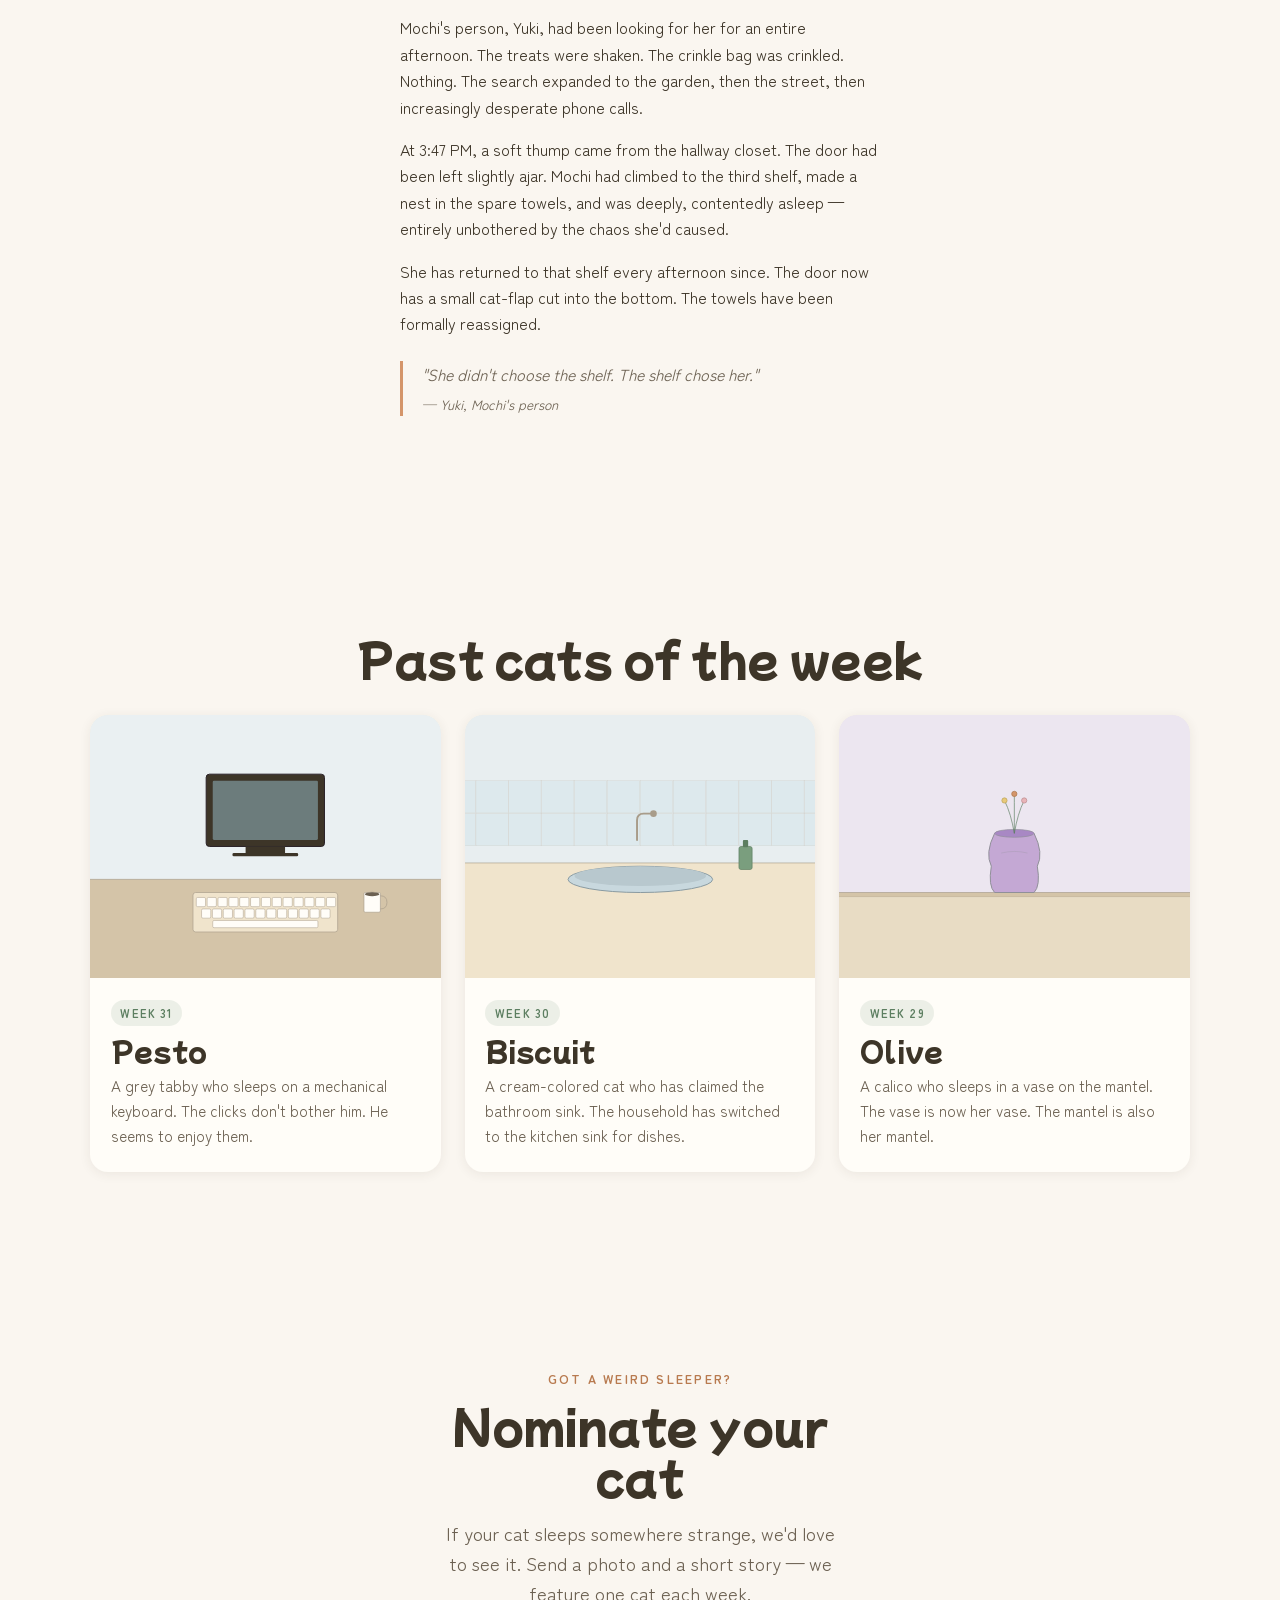
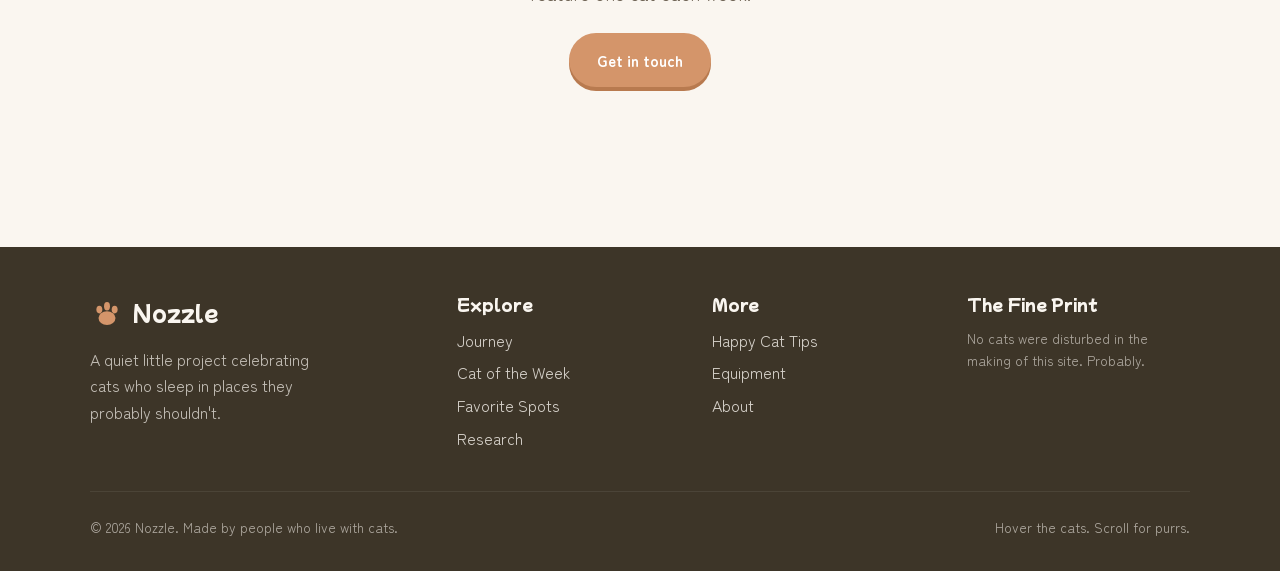
<file: featured.html>
<!DOCTYPE html>
<html lang="en">
<head>
  <meta charset="UTF-8">
  <meta name="viewport" content="width=device-width, initial-scale=1.0">
  <title>Cat of the Week — Nozzle</title>
  <link rel="stylesheet" href="css/style.css">
  <link rel="stylesheet" href="css/journey.css">
</head>
<body data-page="featured">

  <header class="page-hero">
    <div class="page-hero__art" data-cat="calico" data-pose="sit" data-bubble="i'm famous now"></div>
    <span class="eyebrow">Week 32 · Featured</span>
    <h1>Cat of the Week</h1>
    <p class="lede center" style="margin:1rem auto 0">One cat. One weird space. One small spotlight.</p>
  </header>

  <main class="wrap">

    <!-- Featured cat profile -->
    <section class="section">
      <div class="grid grid--2" style="align-items:center">
        <div class="reveal">
          <span class="card__tag">This week</span>
          <h2>Mochi</h2>
          <p class="lede" style="margin:0.8rem 0">A 4-year-old calico with strong opinions about which drawer is hers. Photographed here in her natural habitat: the linen closet, third shelf, between the spare towels.</p>
          <div class="tag-row" style="margin:1rem 0">
            <span class="tag">calico</span>
            <span class="tag">indoor only</span>
            <span class="tag">drawer-sleeper</span>
            <span class="tag">talks to birds</span>
          </div>
          <h3 style="margin-top:1.5rem">Vital stats</h3>
          <ul style="list-style:none; margin-top:0.5rem; display:grid; gap:0.4rem">
            <li><strong>Age:</strong> 4 years</li>
            <li><strong>Weight:</strong> 5.2 kg (mostly fluff)</li>
            <li><strong>Favorite spot:</strong> linen closet, shelf 3</li>
            <li><strong>Nap length:</strong> 14–18 hours</li>
            <li><strong>Quirk:</strong> must knead exactly seven times before lying down</li>
          </ul>
        </div>
        <div class="card reveal" data-delay="1">
          <div class="card__media" data-scene="box" style="aspect-ratio:4/3"></div>
          <div class="card__body">
            <span class="card__tag">Field photo</span>
            <h3>The linen closet incident</h3>
            <p style="color:var(--ink-soft); margin-top:0.4rem">Captured at 3:47 PM. Mochi had been missing for two hours.</p>
          </div>
        </div>
      </div>
    </section>

    <div class="divider-paw"><span>·</span></div>

    <!-- The story -->
    <section class="section" style="padding-top:0">
      <div class="reveal" style="max-width:60ch; margin:0 auto">
        <span class="eyebrow">The story</span>
        <h2 style="margin:0.5rem 0 1rem">How Mochi found the linen closet</h2>
        <p style="margin-bottom:1rem">Mochi's person, Yuki, had been looking for her for an entire afternoon. The treats were shaken. The crinkle bag was crinkled. Nothing. The search expanded to the garden, then the street, then increasingly desperate phone calls.</p>
        <p style="margin-bottom:1rem">At 3:47 PM, a soft thump came from the hallway closet. The door had been left slightly ajar. Mochi had climbed to the third shelf, made a nest in the spare towels, and was deeply, contentedly asleep — entirely unbothered by the chaos she'd caused.</p>
        <p style="margin-bottom:1rem">She has returned to that shelf every afternoon since. The door now has a small cat-flap cut into the bottom. The towels have been formally reassigned.</p>
        <blockquote style="border-left:3px solid var(--terracotta); padding-left:1.2rem; margin:1.5rem 0; color:var(--ink-soft); font-style:italic">
          "She didn't choose the shelf. The shelf chose her."
          <footer style="font-size:0.85rem; margin-top:0.4rem">— Yuki, Mochi's person</footer>
        </blockquote>
      </div>
    </section>

    <!-- Past cats -->
    <section class="section">
      <h2 class="center reveal" style="margin-bottom:2rem">Past cats of the week</h2>
      <div class="grid grid--3">
        <article class="card reveal">
          <div class="card__media" data-scene="keyboard"></div>
          <div class="card__body">
            <span class="card__tag">Week 31</span>
            <h3>Pesto</h3>
            <p style="color:var(--ink-soft); margin-top:0.4rem; font-size:0.95rem">A grey tabby who sleeps on a mechanical keyboard. The clicks don't bother him. He seems to enjoy them.</p>
          </div>
        </article>
        <article class="card reveal" data-delay="1">
          <div class="card__media" data-scene="sink"></div>
          <div class="card__body">
            <span class="card__tag">Week 30</span>
            <h3>Biscuit</h3>
            <p style="color:var(--ink-soft); margin-top:0.4rem; font-size:0.95rem">A cream-colored cat who has claimed the bathroom sink. The household has switched to the kitchen sink for dishes.</p>
          </div>
        </article>
        <article class="card reveal" data-delay="2">
          <div class="card__media" data-scene="vase"></div>
          <div class="card__body">
            <span class="card__tag">Week 29</span>
            <h3>Olive</h3>
            <p style="color:var(--ink-soft); margin-top:0.4rem; font-size:0.95rem">A calico who sleeps in a vase on the mantel. The vase is now her vase. The mantel is also her mantel.</p>
          </div>
        </article>
      </div>
    </section>

    <!-- Nominate -->
    <section class="section" style="text-align:center">
      <div class="reveal" style="max-width:50ch; margin:0 auto">
        <span class="eyebrow">Got a weird sleeper?</span>
        <h2 style="margin:0.5rem 0 1rem">Nominate your cat</h2>
        <p class="lede center" style="margin:0 auto 1.5rem">If your cat sleeps somewhere strange, we'd love to see it. Send a photo and a short story — we feature one cat each week.</p>
        <a class="btn btn--primary" href="about.html">Get in touch</a>
      </div>
    </section>

  </main>

  <script type="module" src="js/app.js"></script>
</body>
</html>
</file>
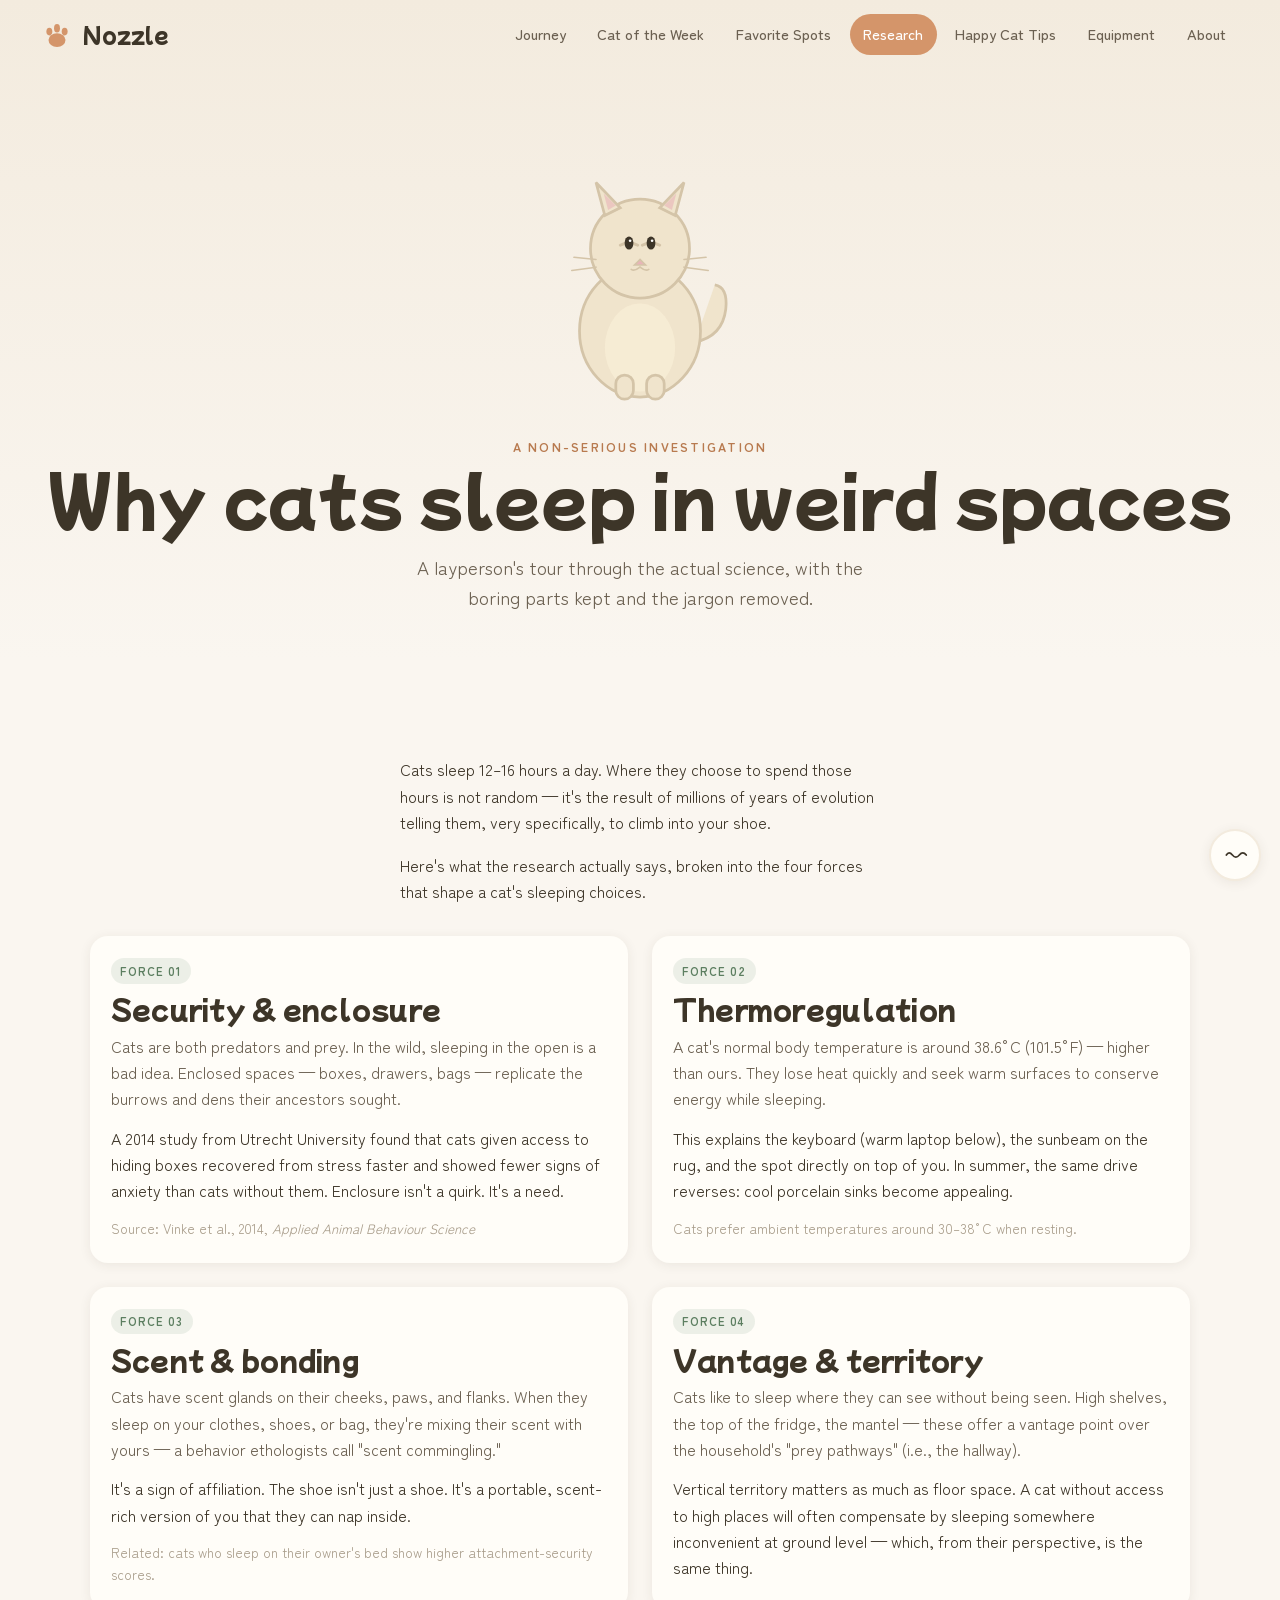
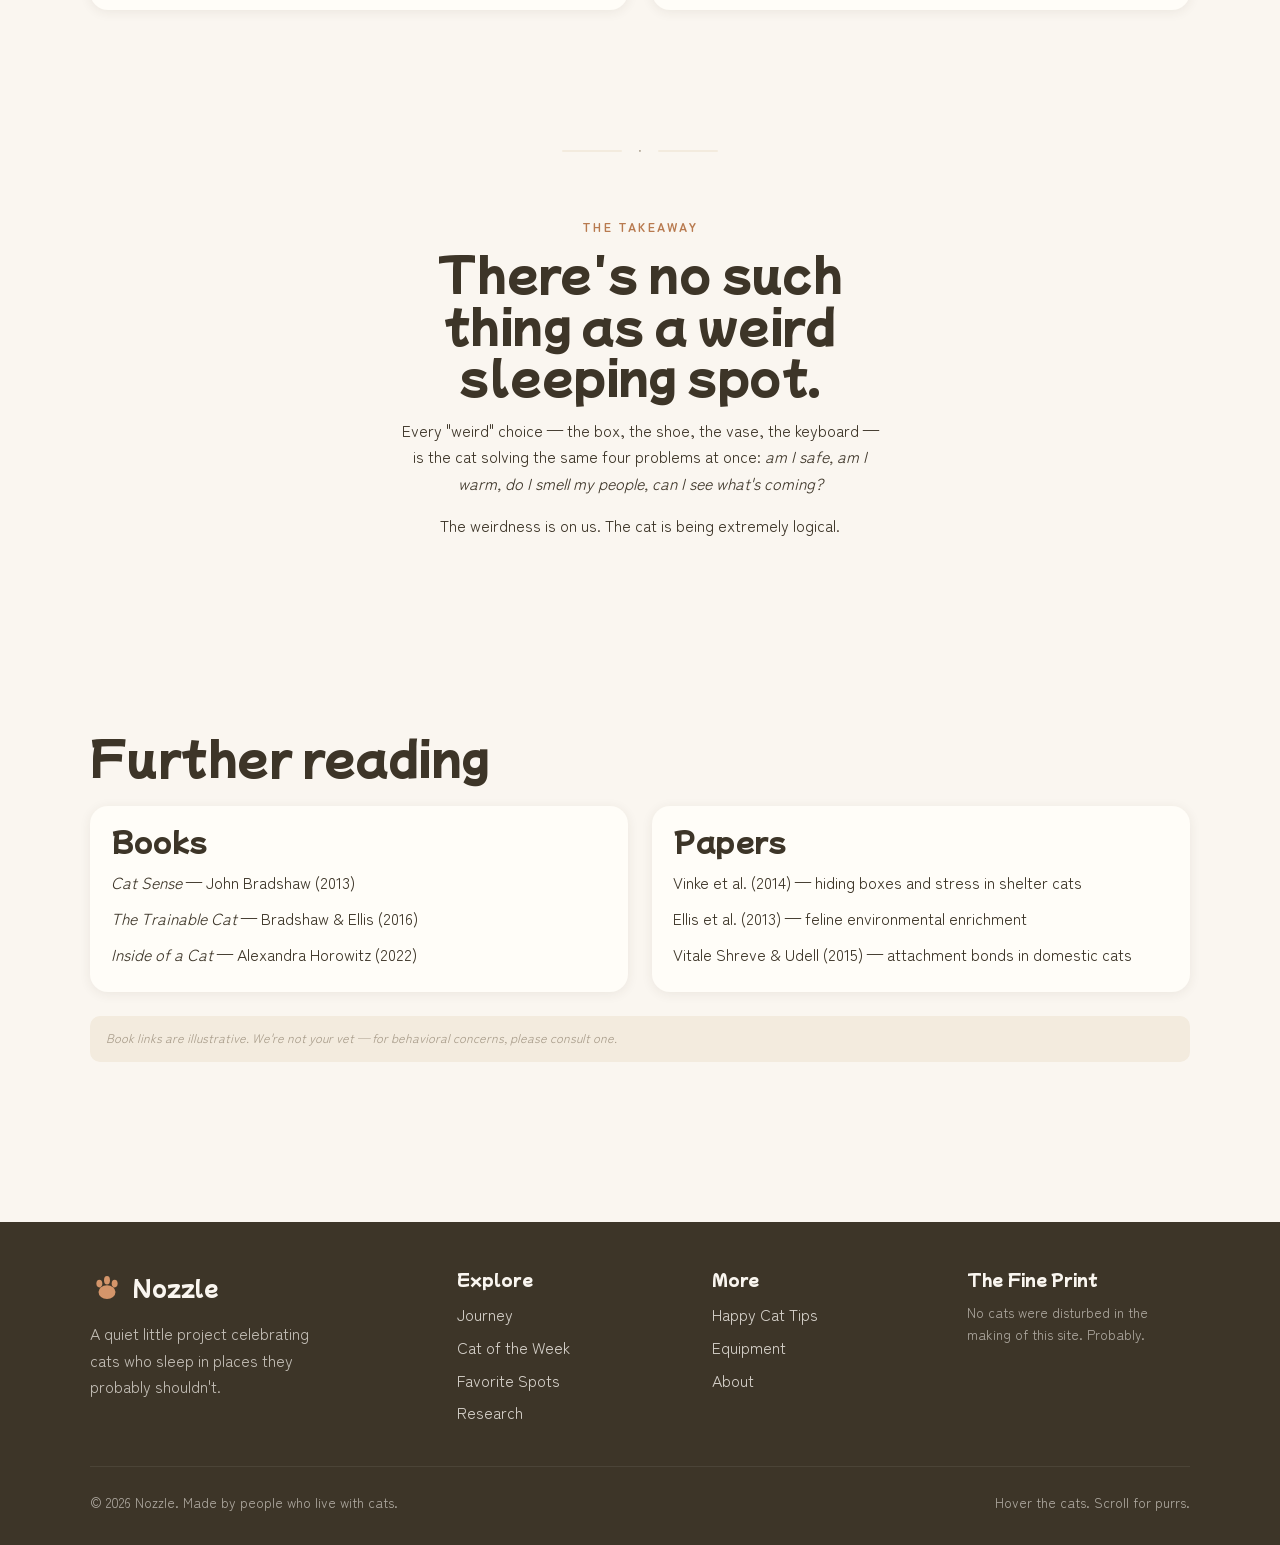
<file: research.html>
<!DOCTYPE html>
<html lang="en">
<head>
  <meta charset="UTF-8">
  <meta name="viewport" content="width=device-width, initial-scale=1.0">
  <title>Research — Nozzle</title>
  <link rel="stylesheet" href="css/style.css">
  <link rel="stylesheet" href="css/journey.css">
</head>
<body data-page="research">

  <header class="page-hero">
    <div class="page-hero__art" data-cat="cream" data-pose="sit" data-bubble="i'm conducting research too"></div>
    <span class="eyebrow">A non-serious investigation</span>
    <h1>Why cats sleep in weird spaces</h1>
    <p class="lede center" style="margin:1rem auto 0">A layperson's tour through the actual science, with the boring parts kept and the jargon removed.</p>
  </header>

  <main class="wrap">

    <!-- Intro -->
    <section class="section" style="padding-bottom:1rem">
      <div class="reveal" style="max-width:60ch; margin:0 auto">
        <p>Cats sleep 12–16 hours a day. Where they choose to spend those hours is not random — it's the result of millions of years of evolution telling them, very specifically, to climb into your shoe.</p>
        <p style="margin-top:1rem">Here's what the research actually says, broken into the four forces that shape a cat's sleeping choices.</p>
      </div>
    </section>

    <!-- The four forces -->
    <section class="section" style="padding-top:1rem">
      <div class="grid grid--2">

        <article class="card reveal">
          <div class="card__body">
            <span class="card__tag">Force 01</span>
            <h3>Security & enclosure</h3>
            <p style="color:var(--ink-soft); margin-top:0.5rem">Cats are both predators and prey. In the wild, sleeping in the open is a bad idea. Enclosed spaces — boxes, drawers, bags — replicate the burrows and dens their ancestors sought.</p>
            <p style="margin-top:0.8rem">A 2014 study from Utrecht University found that cats given access to hiding boxes recovered from stress faster and showed fewer signs of anxiety than cats without them. Enclosure isn't a quirk. It's a need.</p>
            <p style="margin-top:0.8rem; font-size:0.85rem; color:var(--ink-faint)">Source: Vinke et al., 2014, <em>Applied Animal Behaviour Science</em></p>
          </div>
        </article>

        <article class="card reveal" data-delay="1">
          <div class="card__body">
            <span class="card__tag">Force 02</span>
            <h3>Thermoregulation</h3>
            <p style="color:var(--ink-soft); margin-top:0.5rem">A cat's normal body temperature is around 38.6°C (101.5°F) — higher than ours. They lose heat quickly and seek warm surfaces to conserve energy while sleeping.</p>
            <p style="margin-top:0.8rem">This explains the keyboard (warm laptop below), the sunbeam on the rug, and the spot directly on top of you. In summer, the same drive reverses: cool porcelain sinks become appealing.</p>
            <p style="margin-top:0.8rem; font-size:0.85rem; color:var(--ink-faint)">Cats prefer ambient temperatures around 30–38°C when resting.</p>
          </div>
        </article>

        <article class="card reveal">
          <div class="card__body">
            <span class="card__tag">Force 03</span>
            <h3>Scent & bonding</h3>
            <p style="color:var(--ink-soft); margin-top:0.5rem">Cats have scent glands on their cheeks, paws, and flanks. When they sleep on your clothes, shoes, or bag, they're mixing their scent with yours — a behavior ethologists call "scent commingling."</p>
            <p style="margin-top:0.8rem">It's a sign of affiliation. The shoe isn't just a shoe. It's a portable, scent-rich version of you that they can nap inside.</p>
            <p style="margin-top:0.8rem; font-size:0.85rem; color:var(--ink-faint)">Related: cats who sleep on their owner's bed show higher attachment-security scores.</p>
          </div>
        </article>

        <article class="card reveal" data-delay="1">
          <div class="card__body">
            <span class="card__tag">Force 04</span>
            <h3>Vantage & territory</h3>
            <p style="color:var(--ink-soft); margin-top:0.5rem">Cats like to sleep where they can see without being seen. High shelves, the top of the fridge, the mantel — these offer a vantage point over the household's "prey pathways" (i.e., the hallway).</p>
            <p style="margin-top:0.8rem">Vertical territory matters as much as floor space. A cat without access to high places will often compensate by sleeping somewhere inconvenient at ground level — which, from their perspective, is the same thing.</p>
          </div>
        </article>

      </div>
    </section>

    <div class="divider-paw"><span>·</span></div>

    <!-- The big finding -->
    <section class="section" style="padding-top:1rem">
      <div class="reveal" style="max-width:60ch; margin:0 auto; text-align:center">
        <span class="eyebrow">The takeaway</span>
        <h2 style="margin:0.5rem 0 1rem">There's no such thing as a weird sleeping spot.</h2>
        <p>Every "weird" choice — the box, the shoe, the vase, the keyboard — is the cat solving the same four problems at once: <em>am I safe, am I warm, do I smell my people, can I see what's coming?</em></p>
        <p style="margin-top:1rem">The weirdness is on us. The cat is being extremely logical.</p>
      </div>
    </section>

    <!-- Further reading -->
    <section class="section">
      <h2 class="reveal" style="margin-bottom:1.5rem">Further reading</h2>
      <div class="grid grid--2">
        <div class="card reveal">
          <div class="card__body">
            <h3>Books</h3>
            <ul style="list-style:none; margin-top:0.8rem; display:grid; gap:0.6rem">
              <li><em>Cat Sense</em> — John Bradshaw (2013)</li>
              <li><em>The Trainable Cat</em> — Bradshaw & Ellis (2016)</li>
              <li><em>Inside of a Cat</em> — Alexandra Horowitz (2022)</li>
            </ul>
          </div>
        </div>
        <div class="card reveal" data-delay="1">
          <div class="card__body">
            <h3>Papers</h3>
            <ul style="list-style:none; margin-top:0.8rem; display:grid; gap:0.6rem">
              <li>Vinke et al. (2014) — hiding boxes and stress in shelter cats</li>
              <li>Ellis et al. (2013) — feline environmental enrichment</li>
              <li>Vitale Shreve & Udell (2015) — attachment bonds in domestic cats</li>
            </ul>
          </div>
        </div>
      </div>
      <p class="affiliate-note reveal" style="margin-top:1.5rem">Book links are illustrative. We're not your vet — for behavioral concerns, please consult one.</p>
    </section>

  </main>

  <script type="module" src="js/app.js"></script>
</body>
</html>
</file>
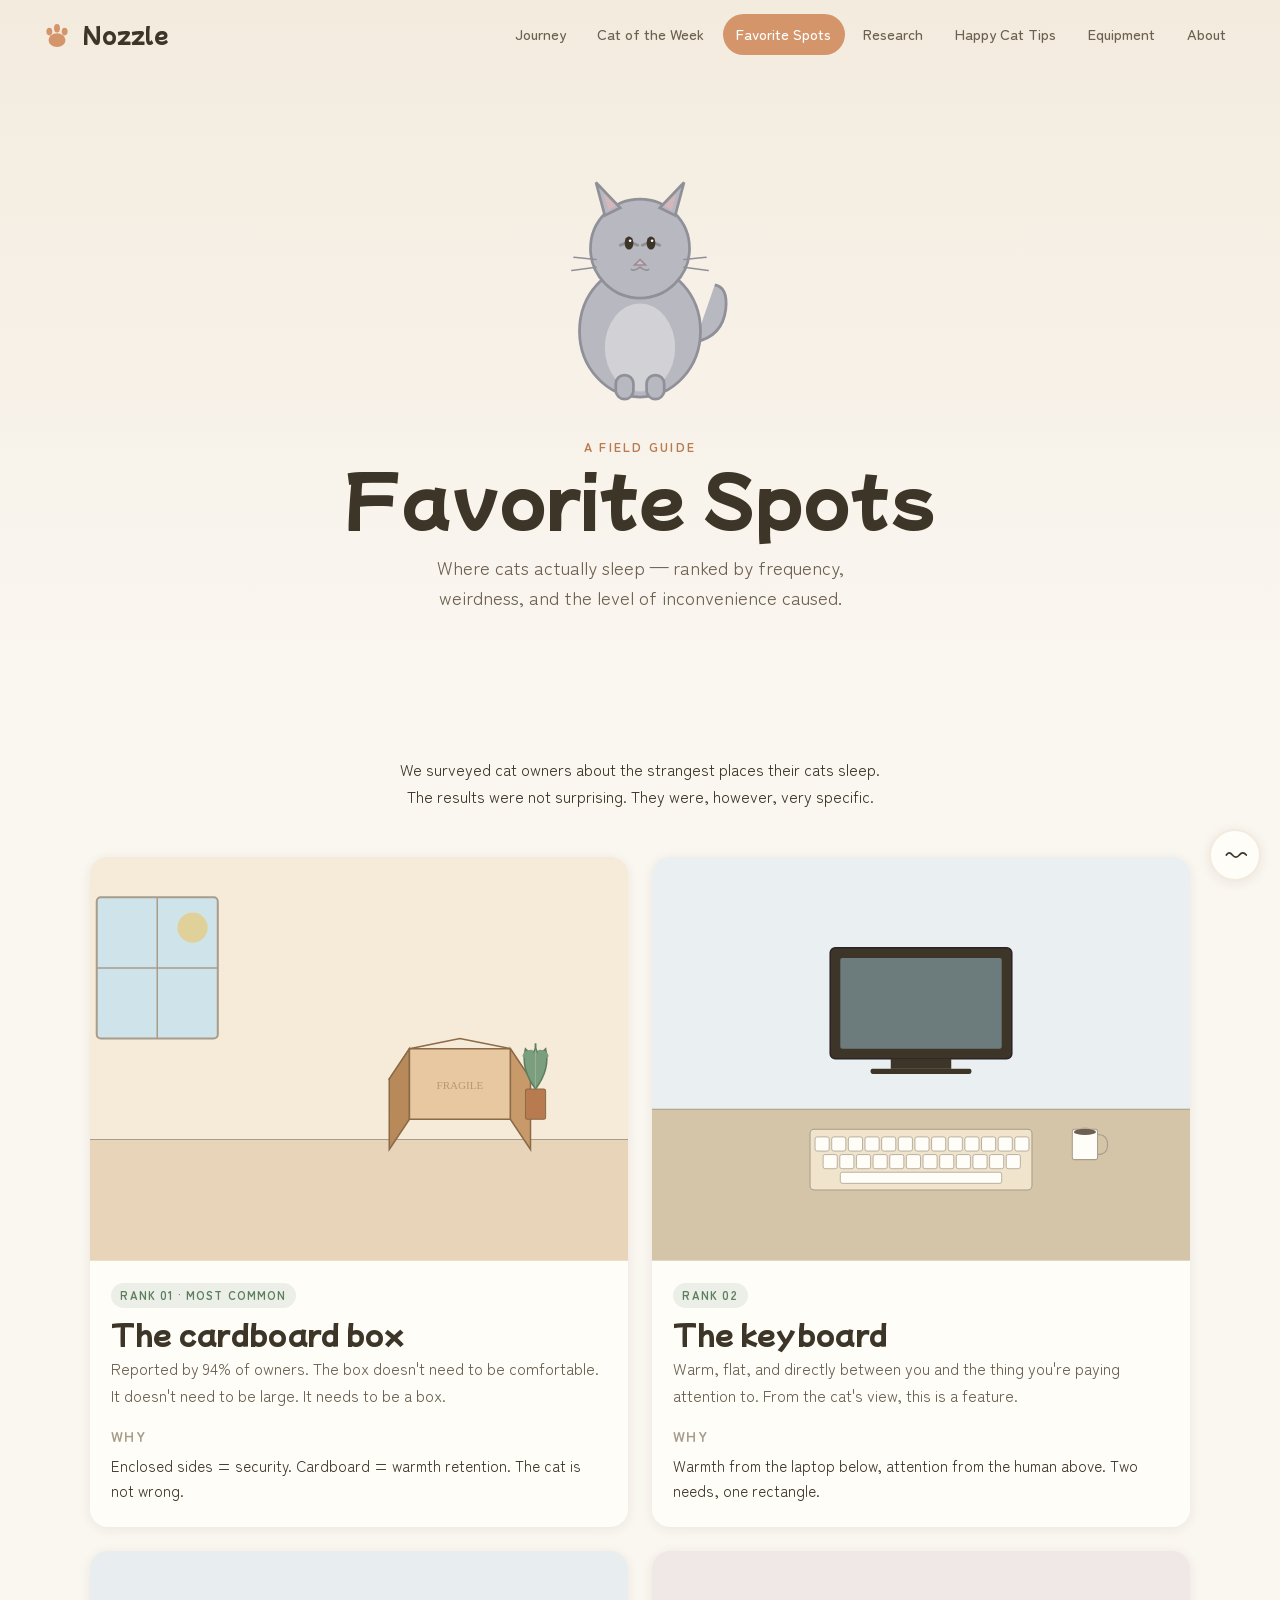
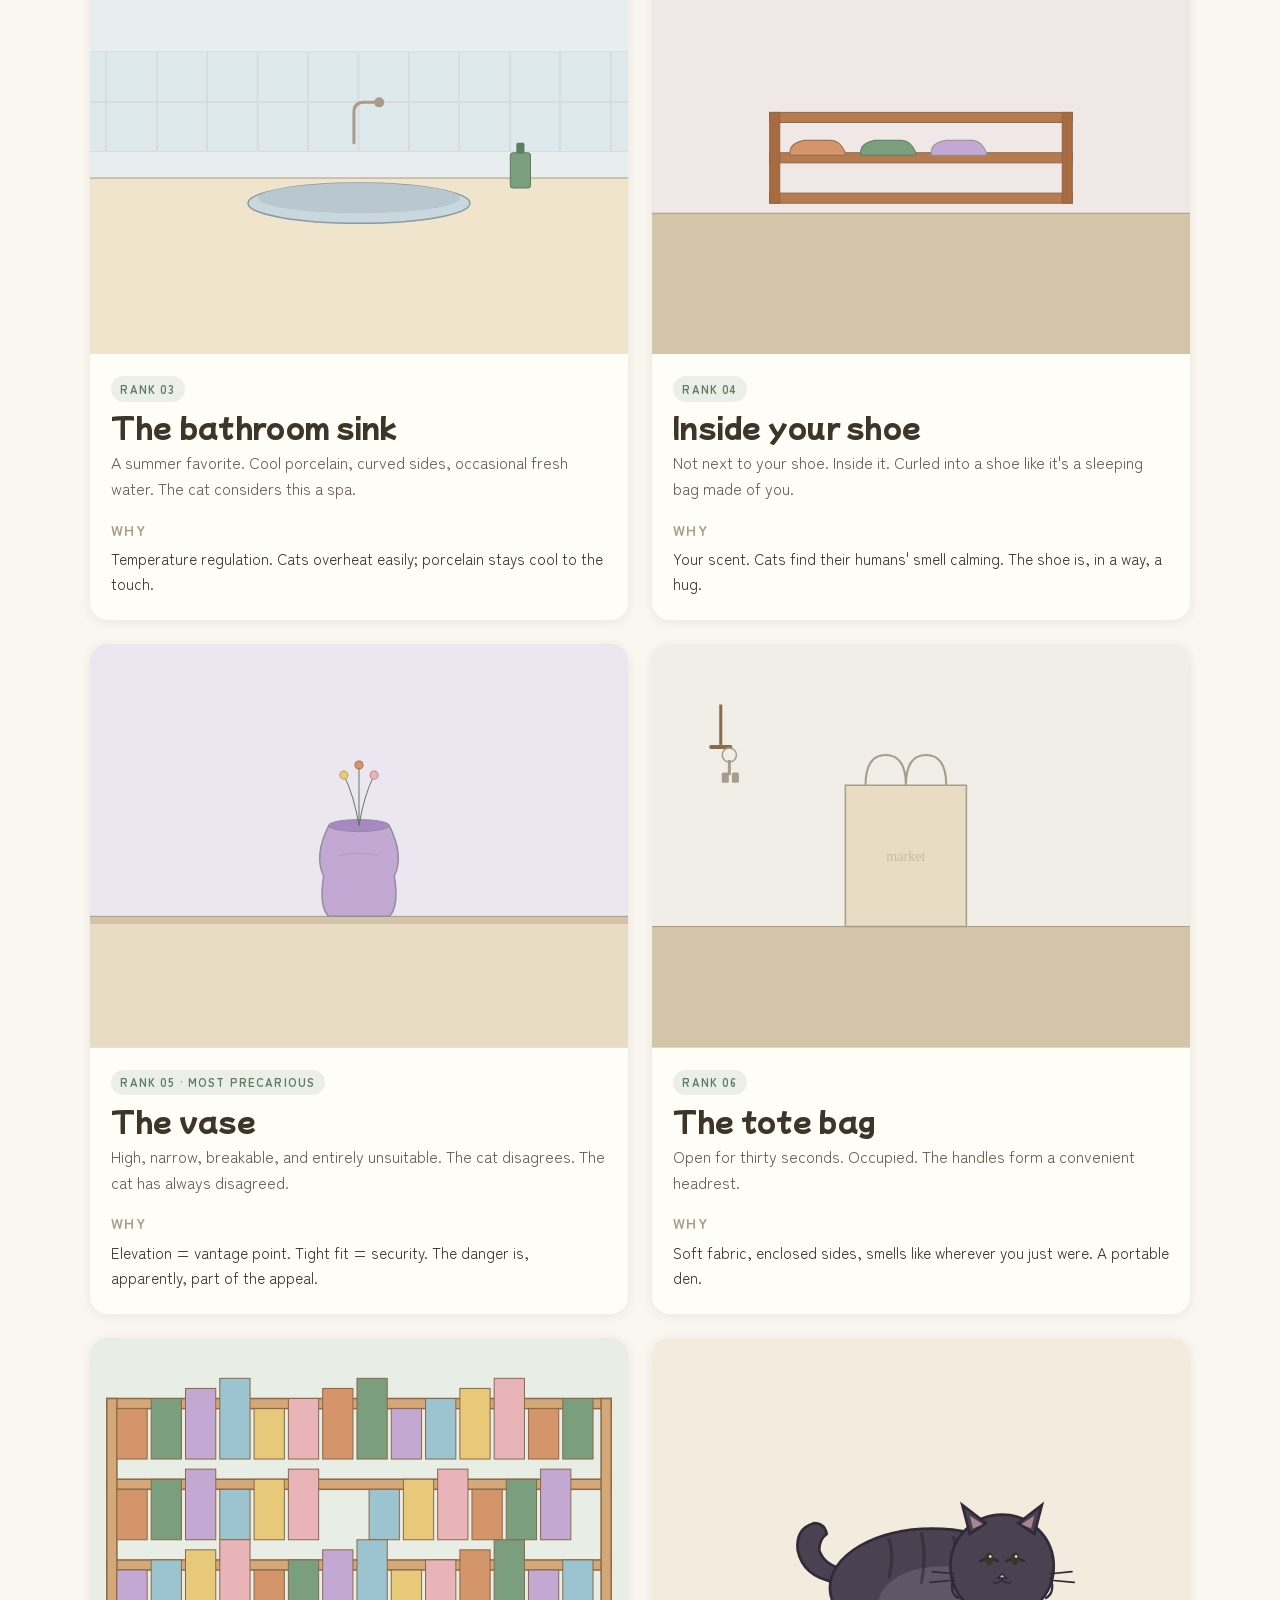
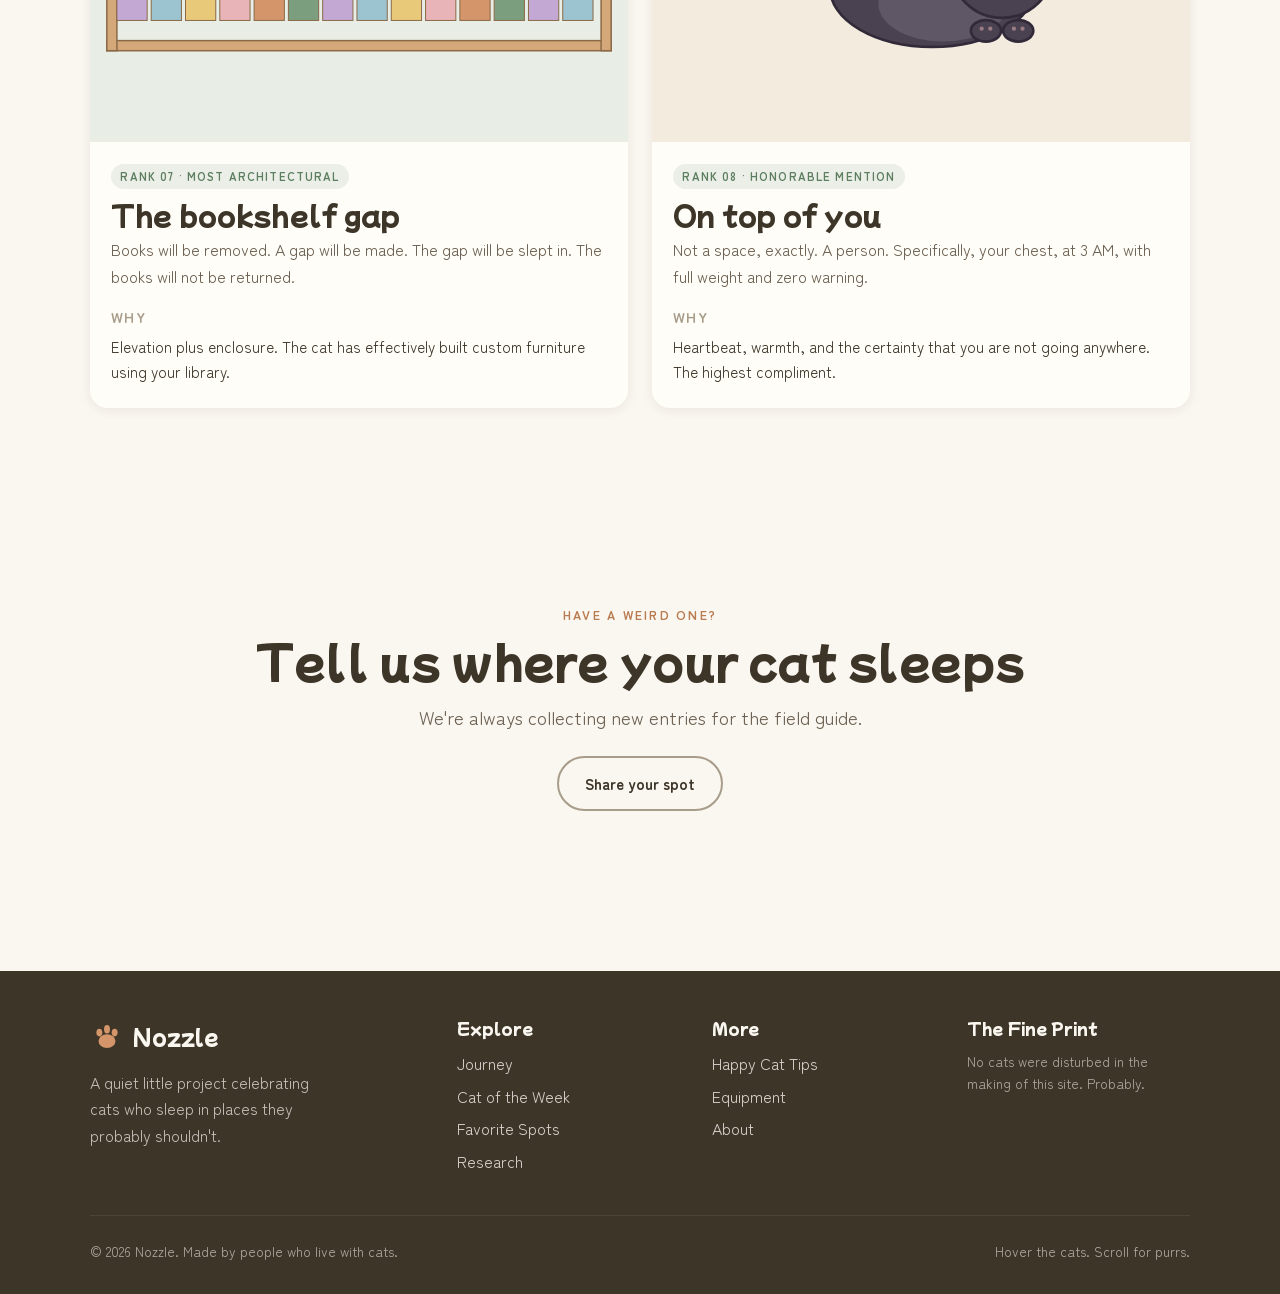
<file: spots.html>
<!DOCTYPE html>
<html lang="en">
<head>
  <meta charset="UTF-8">
  <meta name="viewport" content="width=device-width, initial-scale=1.0">
  <title>Favorite Spots — Nozzle</title>
  <link rel="stylesheet" href="css/style.css">
  <link rel="stylesheet" href="css/journey.css">
</head>
<body data-page="spots">

  <header class="page-hero">
    <div class="page-hero__art" data-cat="grey" data-pose="sit" data-bubble="i have opinions about furniture"></div>
    <span class="eyebrow">A field guide</span>
    <h1>Favorite Spots</h1>
    <p class="lede center" style="margin:1rem auto 0">Where cats actually sleep — ranked by frequency, weirdness, and the level of inconvenience caused.</p>
  </header>

  <main class="wrap">

    <!-- Intro -->
    <section class="section" style="padding-bottom:2rem">
      <div class="reveal" style="max-width:60ch; margin:0 auto; text-align:center">
        <p>We surveyed cat owners about the strangest places their cats sleep. The results were not surprising. They were, however, very specific.</p>
      </div>
    </section>

    <!-- Spots grid -->
    <section class="section" style="padding-top:1rem">
      <div class="grid grid--2">

        <article class="card reveal">
          <div class="card__media" data-scene="box"></div>
          <div class="card__body">
            <span class="card__tag">Rank 01 · Most common</span>
            <h3>The cardboard box</h3>
            <p style="color:var(--ink-soft); margin-top:0.4rem">Reported by 94% of owners. The box doesn't need to be comfortable. It doesn't need to be large. It needs to be a box.</p>
            <h4 style="margin-top:1rem; font-size:0.9rem; color:var(--ink-faint); text-transform:uppercase; letter-spacing:0.1em">Why</h4>
            <p style="margin-top:0.3rem; font-size:0.95rem">Enclosed sides = security. Cardboard = warmth retention. The cat is not wrong.</p>
          </div>
        </article>

        <article class="card reveal" data-delay="1">
          <div class="card__media" data-scene="keyboard"></div>
          <div class="card__body">
            <span class="card__tag">Rank 02</span>
            <h3>The keyboard</h3>
            <p style="color:var(--ink-soft); margin-top:0.4rem">Warm, flat, and directly between you and the thing you're paying attention to. From the cat's view, this is a feature.</p>
            <h4 style="margin-top:1rem; font-size:0.9rem; color:var(--ink-faint); text-transform:uppercase; letter-spacing:0.1em">Why</h4>
            <p style="margin-top:0.3rem; font-size:0.95rem">Warmth from the laptop below, attention from the human above. Two needs, one rectangle.</p>
          </div>
        </article>

        <article class="card reveal">
          <div class="card__media" data-scene="sink"></div>
          <div class="card__body">
            <span class="card__tag">Rank 03</span>
            <h3>The bathroom sink</h3>
            <p style="color:var(--ink-soft); margin-top:0.4rem">A summer favorite. Cool porcelain, curved sides, occasional fresh water. The cat considers this a spa.</p>
            <h4 style="margin-top:1rem; font-size:0.9rem; color:var(--ink-faint); text-transform:uppercase; letter-spacing:0.1em">Why</h4>
            <p style="margin-top:0.3rem; font-size:0.95rem">Temperature regulation. Cats overheat easily; porcelain stays cool to the touch.</p>
          </div>
        </article>

        <article class="card reveal" data-delay="1">
          <div class="card__media" data-scene="shoe"></div>
          <div class="card__body">
            <span class="card__tag">Rank 04</span>
            <h3>Inside your shoe</h3>
            <p style="color:var(--ink-soft); margin-top:0.4rem">Not next to your shoe. Inside it. Curled into a shoe like it's a sleeping bag made of you.</p>
            <h4 style="margin-top:1rem; font-size:0.9rem; color:var(--ink-faint); text-transform:uppercase; letter-spacing:0.1em">Why</h4>
            <p style="margin-top:0.3rem; font-size:0.95rem">Your scent. Cats find their humans' smell calming. The shoe is, in a way, a hug.</p>
          </div>
        </article>

        <article class="card reveal">
          <div class="card__media" data-scene="vase"></div>
          <div class="card__body">
            <span class="card__tag">Rank 05 · Most precarious</span>
            <h3>The vase</h3>
            <p style="color:var(--ink-soft); margin-top:0.4rem">High, narrow, breakable, and entirely unsuitable. The cat disagrees. The cat has always disagreed.</p>
            <h4 style="margin-top:1rem; font-size:0.9rem; color:var(--ink-faint); text-transform:uppercase; letter-spacing:0.1em">Why</h4>
            <p style="margin-top:0.3rem; font-size:0.95rem">Elevation = vantage point. Tight fit = security. The danger is, apparently, part of the appeal.</p>
          </div>
        </article>

        <article class="card reveal" data-delay="1">
          <div class="card__media" data-scene="bag"></div>
          <div class="card__body">
            <span class="card__tag">Rank 06</span>
            <h3>The tote bag</h3>
            <p style="color:var(--ink-soft); margin-top:0.4rem">Open for thirty seconds. Occupied. The handles form a convenient headrest.</p>
            <h4 style="margin-top:1rem; font-size:0.9rem; color:var(--ink-faint); text-transform:uppercase; letter-spacing:0.1em">Why</h4>
            <p style="margin-top:0.3rem; font-size:0.95rem">Soft fabric, enclosed sides, smells like wherever you just were. A portable den.</p>
          </div>
        </article>

        <article class="card reveal">
          <div class="card__media" data-scene="shelf"></div>
          <div class="card__body">
            <span class="card__tag">Rank 07 · Most architectural</span>
            <h3>The bookshelf gap</h3>
            <p style="color:var(--ink-soft); margin-top:0.4rem">Books will be removed. A gap will be made. The gap will be slept in. The books will not be returned.</p>
            <h4 style="margin-top:1rem; font-size:0.9rem; color:var(--ink-faint); text-transform:uppercase; letter-spacing:0.1em">Why</h4>
            <p style="margin-top:0.3rem; font-size:0.95rem">Elevation plus enclosure. The cat has effectively built custom furniture using your library.</p>
          </div>
        </article>

        <article class="card reveal" data-delay="1">
          <div class="card__media" style="display:grid; place-items:center; background:var(--cream-deep)">
            <div data-cat="black" style="width:60%"></div>
          </div>
          <div class="card__body">
            <span class="card__tag">Rank 08 · Honorable mention</span>
            <h3>On top of you</h3>
            <p style="color:var(--ink-soft); margin-top:0.4rem">Not a space, exactly. A person. Specifically, your chest, at 3 AM, with full weight and zero warning.</p>
            <h4 style="margin-top:1rem; font-size:0.9rem; color:var(--ink-faint); text-transform:uppercase; letter-spacing:0.1em">Why</h4>
            <p style="margin-top:0.3rem; font-size:0.95rem">Heartbeat, warmth, and the certainty that you are not going anywhere. The highest compliment.</p>
          </div>
        </article>

      </div>
    </section>

    <!-- CTA -->
    <section class="section" style="text-align:center">
      <div class="reveal">
        <span class="eyebrow">Have a weird one?</span>
        <h2 style="margin:0.5rem 0 1rem">Tell us where your cat sleeps</h2>
        <p class="lede center" style="margin:0 auto 1.5rem">We're always collecting new entries for the field guide.</p>
        <a class="btn btn--ghost" href="about.html">Share your spot</a>
      </div>
    </section>

  </main>

  <script type="module" src="js/app.js"></script>
</body>
</html>
</file>
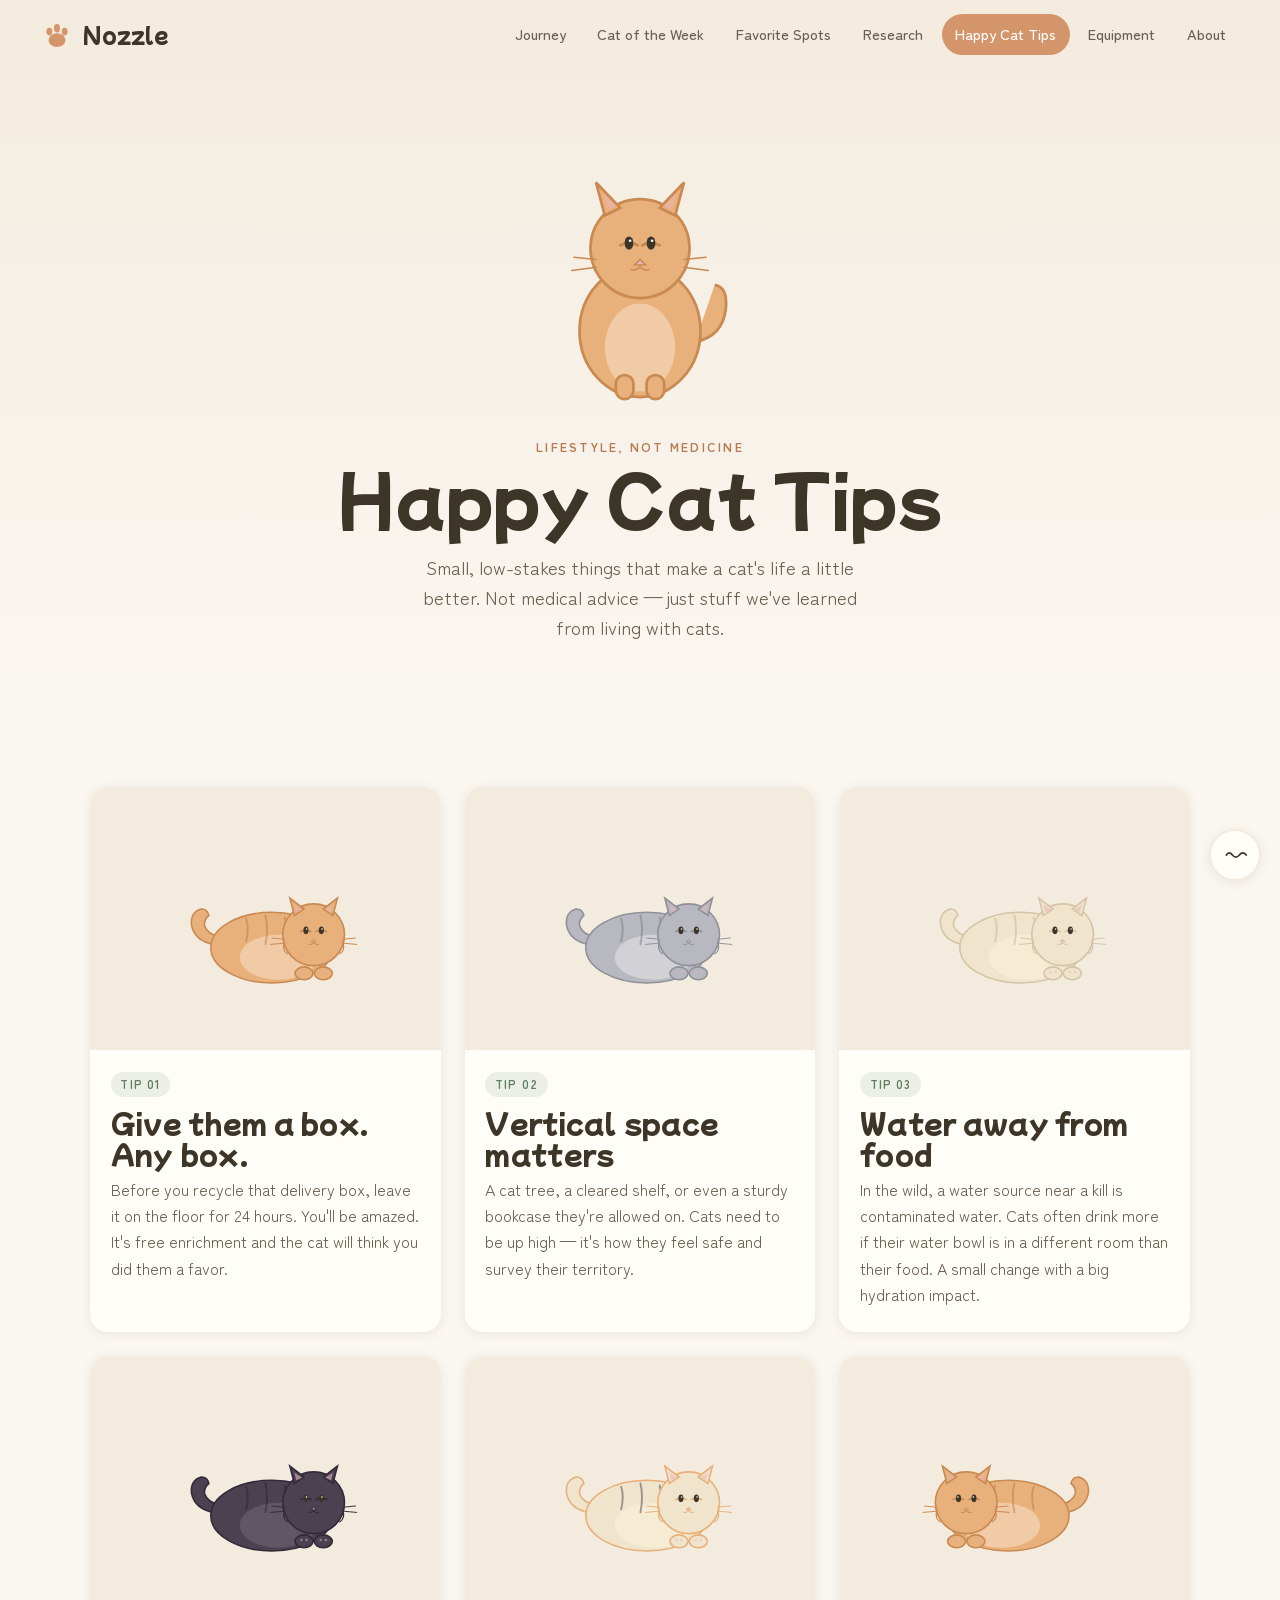
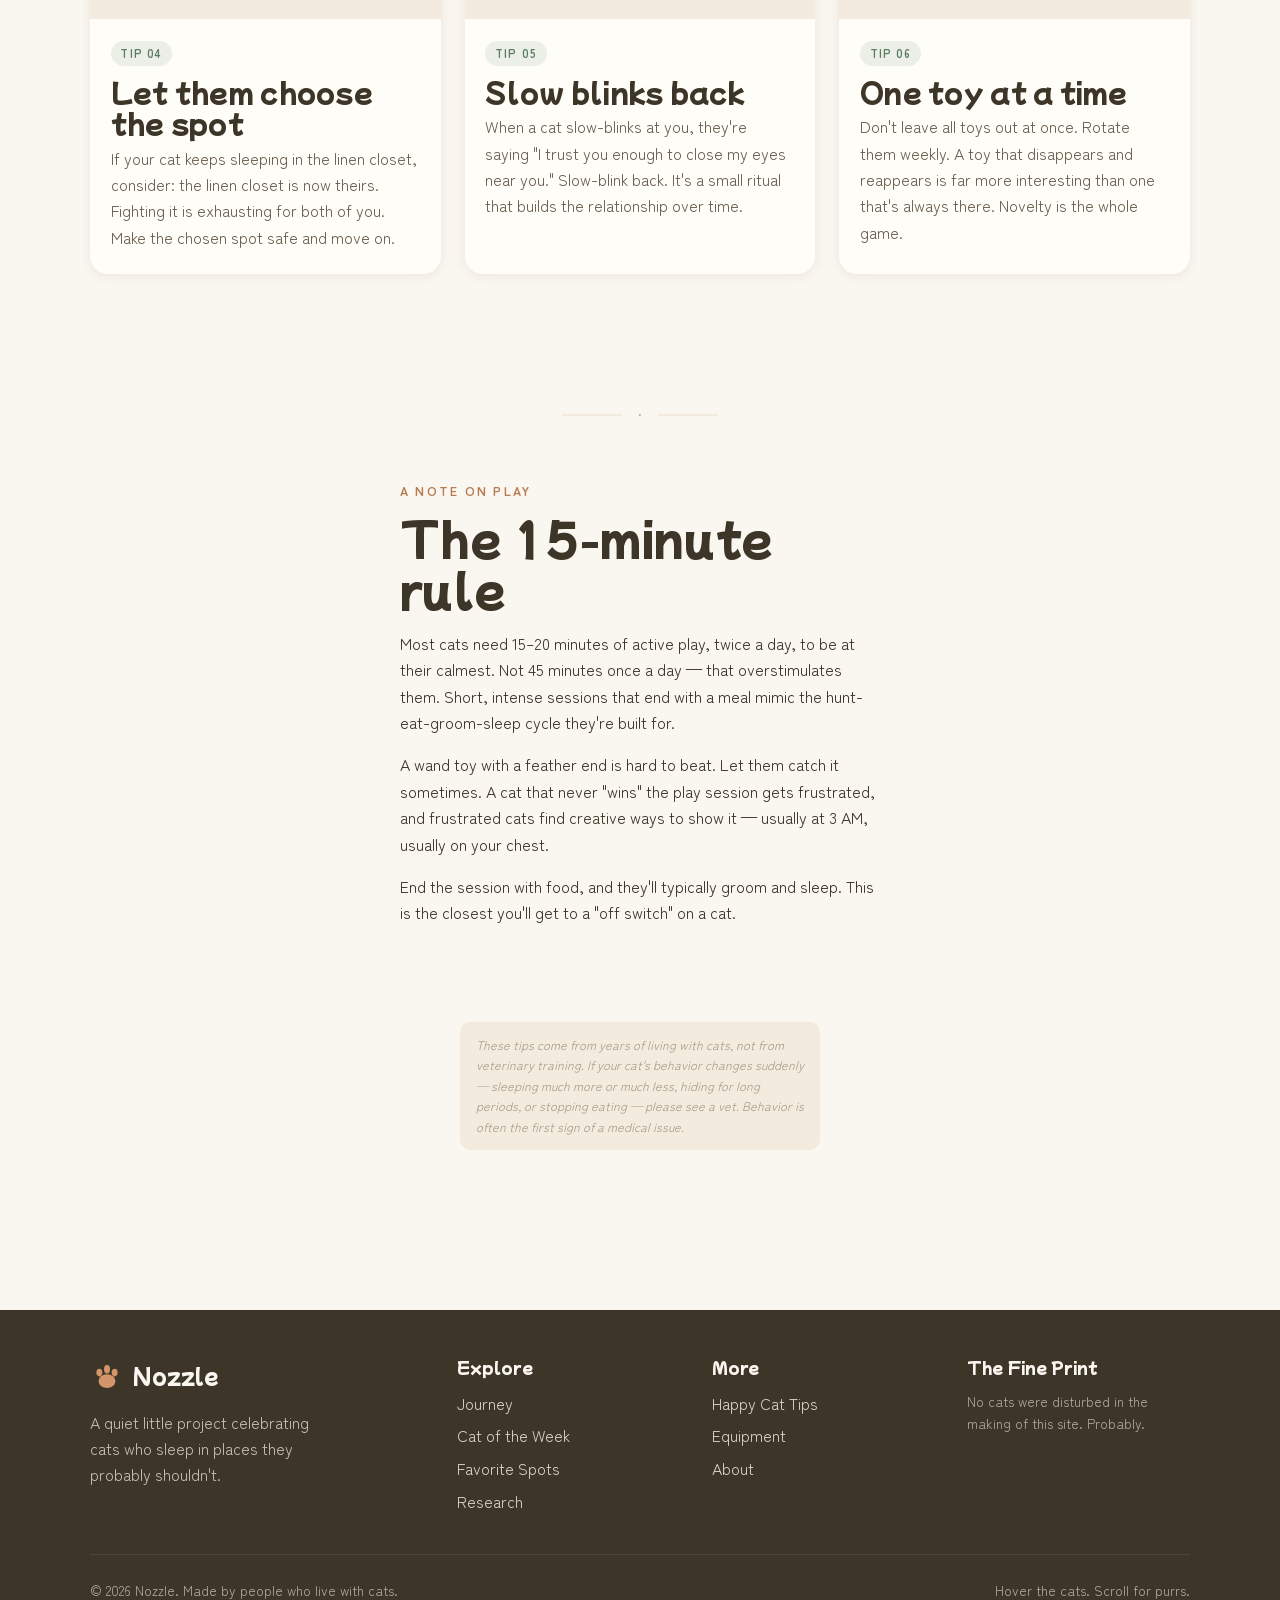
<file: tips.html>
<!DOCTYPE html>
<html lang="en">
<head>
  <meta charset="UTF-8">
  <meta name="viewport" content="width=device-width, initial-scale=1.0">
  <title>Happy Cat Tips — Nozzle</title>
  <link rel="stylesheet" href="css/style.css">
  <link rel="stylesheet" href="css/journey.css">
</head>
<body data-page="tips">

  <header class="page-hero">
    <div class="page-hero__art" data-cat="orange" data-pose="sit" data-bubble="i'm already happy, but go on"></div>
    <span class="eyebrow">Lifestyle, not medicine</span>
    <h1>Happy Cat Tips</h1>
    <p class="lede center" style="margin:1rem auto 0">Small, low-stakes things that make a cat's life a little better. Not medical advice — just stuff we've learned from living with cats.</p>
  </header>

  <main class="wrap">

    <!-- Tips grid -->
    <section class="section">
      <div class="grid grid--3">

        <article class="card reveal">
          <div class="card__media" style="display:grid; place-items:center; background:var(--cream-deep)">
            <div data-cat="orange" style="width:55%"></div>
          </div>
          <div class="card__body">
            <span class="card__tag">Tip 01</span>
            <h3>Give them a box. Any box.</h3>
            <p style="color:var(--ink-soft); margin-top:0.4rem">Before you recycle that delivery box, leave it on the floor for 24 hours. You'll be amazed. It's free enrichment and the cat will think you did them a favor.</p>
          </div>
        </article>

        <article class="card reveal" data-delay="1">
          <div class="card__media" style="display:grid; place-items:center; background:var(--cream-deep)">
            <div data-cat="grey" style="width:55%"></div>
          </div>
          <div class="card__body">
            <span class="card__tag">Tip 02</span>
            <h3>Vertical space matters</h3>
            <p style="color:var(--ink-soft); margin-top:0.4rem">A cat tree, a cleared shelf, or even a sturdy bookcase they're allowed on. Cats need to be up high — it's how they feel safe and survey their territory.</p>
          </div>
        </article>

        <article class="card reveal" data-delay="2">
          <div class="card__media" style="display:grid; place-items:center; background:var(--cream-deep)">
            <div data-cat="cream" style="width:55%"></div>
          </div>
          <div class="card__body">
            <span class="card__tag">Tip 03</span>
            <h3>Water away from food</h3>
            <p style="color:var(--ink-soft); margin-top:0.4rem">In the wild, a water source near a kill is contaminated water. Cats often drink more if their water bowl is in a different room than their food. A small change with a big hydration impact.</p>
          </div>
        </article>

        <article class="card reveal">
          <div class="card__media" style="display:grid; place-items:center; background:var(--cream-deep)">
            <div data-cat="black" style="width:55%"></div>
          </div>
          <div class="card__body">
            <span class="card__tag">Tip 04</span>
            <h3>Let them choose the spot</h3>
            <p style="color:var(--ink-soft); margin-top:0.4rem">If your cat keeps sleeping in the linen closet, consider: the linen closet is now theirs. Fighting it is exhausting for both of you. Make the chosen spot safe and move on.</p>
          </div>
        </article>

        <article class="card reveal" data-delay="1">
          <div class="card__media" style="display:grid; place-items:center; background:var(--cream-deep)">
            <div data-cat="calico" style="width:55%"></div>
          </div>
          <div class="card__body">
            <span class="card__tag">Tip 05</span>
            <h3>Slow blinks back</h3>
            <p style="color:var(--ink-soft); margin-top:0.4rem">When a cat slow-blinks at you, they're saying "I trust you enough to close my eyes near you." Slow-blink back. It's a small ritual that builds the relationship over time.</p>
          </div>
        </article>

        <article class="card reveal" data-delay="2">
          <div class="card__media" style="display:grid; place-items:center; background:var(--cream-deep)">
            <div data-cat="orange" data-flip="1" style="width:55%"></div>
          </div>
          <div class="card__body">
            <span class="card__tag">Tip 06</span>
            <h3>One toy at a time</h3>
            <p style="color:var(--ink-soft); margin-top:0.4rem">Don't leave all toys out at once. Rotate them weekly. A toy that disappears and reappears is far more interesting than one that's always there. Novelty is the whole game.</p>
          </div>
        </article>

      </div>
    </section>

    <div class="divider-paw"><span>·</span></div>

    <!-- Longer form -->
    <section class="section" style="padding-top:1rem">
      <div class="reveal" style="max-width:60ch; margin:0 auto">
        <span class="eyebrow">A note on play</span>
        <h2 style="margin:0.5rem 0 1rem">The 15-minute rule</h2>
        <p style="margin-bottom:1rem">Most cats need 15–20 minutes of active play, twice a day, to be at their calmest. Not 45 minutes once a day — that overstimulates them. Short, intense sessions that end with a meal mimic the hunt-eat-groom-sleep cycle they're built for.</p>
        <p style="margin-bottom:1rem">A wand toy with a feather end is hard to beat. Let them catch it sometimes. A cat that never "wins" the play session gets frustrated, and frustrated cats find creative ways to show it — usually at 3 AM, usually on your chest.</p>
        <p>End the session with food, and they'll typically groom and sleep. This is the closest you'll get to a "off switch" on a cat.</p>
      </div>
    </section>

    <!-- Disclaimer -->
    <section class="section" style="padding-top:0">
      <div class="affiliate-note reveal" style="max-width:60ch; margin:0 auto">
        These tips come from years of living with cats, not from veterinary training. If your cat's behavior changes suddenly — sleeping much more or much less, hiding for long periods, or stopping eating — please see a vet. Behavior is often the first sign of a medical issue.
      </div>
    </section>

  </main>

  <script type="module" src="js/app.js"></script>
</body>
</html>
</file>
<file: css/style.css>
/* ============================================================
   NOZZLE — Cats Sleeping in Weird Spaces
   Design System
   ============================================================ */

@import url('https://fonts.googleapis.com/css2?family=Mochiy+Pop+P+One&family=Zen+Maru+Gothic:wght@400;500;700;900&display=swap');

/* ---------- Tokens ---------- */
:root {
  /* Palette — warm, Ghibli-watercolor */
  --cream:       #faf6f0;
  --cream-deep:  #f3ebde;
  --paper:       #fffdf8;
  --ink:         #3d3528;
  --ink-soft:    #6b6051;
  --ink-faint:   #a89c8a;

  --terracotta:  #d4956a;
  --terracotta-d:#b87a4f;
  --sage:        #7a9e7e;
  --sage-d:      #5c7e60;
  --lilac:       #c4a8d4;
  --sky:         #9bc4d0;
  --sun:         #e8c97a;
  --blush:       #e8b4b8;

  --shadow:      rgba(61, 53, 40, 0.08);
  --shadow-md:   rgba(61, 53, 40, 0.14);

  /* Type */
  --font-display: 'Mochiy Pop P One', 'Zen Maru Gothic', sans-serif;
  --font-body:    'Zen Maru Gothic', system-ui, sans-serif;

  /* Layout */
  --maxw: 1100px;
  --radius: 18px;
  --radius-sm: 10px;
}

/* ---------- Reset ---------- */
*, *::before, *::after { box-sizing: border-box; margin: 0; padding: 0; }

html { scroll-behavior: smooth; }

body {
  font-family: var(--font-body);
  color: var(--ink);
  background: var(--cream);
  line-height: 1.65;
  overflow-x: hidden;
}

@media (pointer: fine) {
  body.custom-cursor,
  body.custom-cursor * { cursor: none !important; }
}

img, svg { display: block; max-width: 100%; }
a { color: inherit; text-decoration: none; }
button { font-family: inherit; }

/* ---------- Typography ---------- */
h1, h2, h3, .display {
  font-family: var(--font-display);
  font-weight: 400;
  line-height: 1.15;
  letter-spacing: 0.01em;
}

h1 { font-size: clamp(2.4rem, 6vw, 4.2rem); }
h2 { font-size: clamp(1.8rem, 4vw, 2.8rem); }
h3 { font-size: clamp(1.3rem, 3vw, 1.7rem); }

.eyebrow {
  font-family: var(--font-body);
  font-weight: 700;
  font-size: 0.78rem;
  letter-spacing: 0.18em;
  text-transform: uppercase;
  color: var(--terracotta-d);
}

.lede { font-size: 1.15rem; color: var(--ink-soft); max-width: 52ch; }

/* ---------- Layout helpers ---------- */
.wrap { width: min(100% - 2.5rem, var(--maxw)); margin-inline: auto; }
.wrap-wide { width: min(100% - 2.5rem, 1320px); margin-inline: auto; }
.stack > * + * { margin-top: 1rem; }
.center { text-align: center; }

.section { padding: clamp(3rem, 8vw, 6rem) 0; }

/* ---------- Nav ---------- */
.nav {
  position: fixed; top: 0; left: 0; right: 0; z-index: 100;
  display: flex; align-items: center; justify-content: space-between;
  padding: 0.9rem min(2.5rem, 5vw);
  transition: background 0.3s, box-shadow 0.3s, backdrop-filter 0.3s;
}
.nav.scrolled {
  background: rgba(250, 246, 240, 0.85);
  backdrop-filter: blur(10px);
  box-shadow: 0 1px 0 var(--shadow);
}
.nav__brand {
  display: flex; align-items: center; gap: 0.5rem;
  font-family: var(--font-display); font-size: 1.3rem;
}
.nav__brand svg { width: 34px; height: 34px; }
.nav__links { display: flex; gap: 0.3rem; align-items: center; }
.nav__links a {
  padding: 0.5rem 0.85rem; border-radius: 999px;
  font-size: 0.92rem; font-weight: 500; color: var(--ink-soft);
  transition: background 0.2s, color 0.2s;
}
.nav__links a:hover { background: var(--cream-deep); color: var(--ink); }
.nav__links a.active { background: var(--terracotta); color: #fff; }

.nav__toggle { display: none; background: none; border: 0; padding: 0.5rem; }

@media (max-width: 860px) {
  .nav__links {
    position: fixed; inset: 0 0 0 auto; width: min(80vw, 320px);
    flex-direction: column; align-items: flex-start; justify-content: center;
    gap: 0.5rem; padding: 2rem;
    background: var(--cream); box-shadow: -4px 0 24px var(--shadow);
    transform: translateX(100%); transition: transform 0.3s;
  }
  .nav__links.open { transform: translateX(0); }
  .nav__links a { width: 100%; font-size: 1.1rem; }
  .nav__toggle { display: flex; z-index: 101; }
}

/* ---------- Buttons ---------- */
.btn {
  display: inline-flex; align-items: center; gap: 0.5rem;
  padding: 0.8rem 1.6rem; border-radius: 999px;
  font-weight: 700; font-size: 0.95rem;
  border: 2px solid transparent;
  transition: transform 0.15s, box-shadow 0.15s, background 0.2s;
}
.btn:hover { transform: translateY(-2px); }
.btn:active { transform: translateY(0); }
.btn--primary { background: var(--terracotta); color: #fff; box-shadow: 0 4px 0 var(--terracotta-d); }
.btn--primary:hover { box-shadow: 0 6px 0 var(--terracotta-d); }
.btn--ghost { background: transparent; border-color: var(--ink-faint); color: var(--ink); }
.btn--ghost:hover { border-color: var(--ink); background: var(--cream-deep); }

/* ---------- Cards ---------- */
.card {
  background: var(--paper);
  border-radius: var(--radius);
  box-shadow: 0 2px 12px var(--shadow);
  overflow: hidden;
  transition: transform 0.25s, box-shadow 0.25s;
}
.card:hover { transform: translateY(-4px); box-shadow: 0 8px 28px var(--shadow-md); }
.card__media { aspect-ratio: 4/3; background: var(--cream-deep); overflow: hidden; }
.card__media svg { width: 100%; height: 100%; }
.card__body { padding: 1.2rem 1.3rem 1.5rem; }
.card__tag {
  display: inline-block; font-size: 0.72rem; font-weight: 700;
  letter-spacing: 0.1em; text-transform: uppercase;
  color: var(--sage-d); background: rgba(122,158,126,0.14);
  padding: 0.2rem 0.6rem; border-radius: 999px; margin-bottom: 0.6rem;
}

/* ---------- Grid ---------- */
.grid { display: grid; gap: 1.5rem; }
.grid--2 { grid-template-columns: repeat(2, 1fr); }
.grid--3 { grid-template-columns: repeat(3, 1fr); }
.grid--4 { grid-template-columns: repeat(4, 1fr); }
@media (max-width: 900px) { .grid--3, .grid--4 { grid-template-columns: repeat(2, 1fr); } }
@media (max-width: 600px) { .grid--2, .grid--3, .grid--4 { grid-template-columns: 1fr; } }

/* ---------- Footer ---------- */
.footer {
  background: var(--ink); color: var(--cream);
  padding: 3rem 0 2rem; margin-top: 4rem;
}
.footer a { color: var(--cream); opacity: 0.8; }
.footer a:hover { opacity: 1; }
.footer__grid {
  display: grid; grid-template-columns: 1.5fr 1fr 1fr 1fr; gap: 2rem;
}
@media (max-width: 700px) { .footer__grid { grid-template-columns: 1fr 1fr; } }
.footer__bottom {
  margin-top: 2.5rem; padding-top: 1.5rem; border-top: 1px solid rgba(255,255,255,0.12);
  font-size: 0.85rem; opacity: 0.6; display: flex; justify-content: space-between; flex-wrap: wrap; gap: 1rem;
}

/* ---------- Custom cursor ---------- */
.cursor {
  position: fixed; top: 0; left: 0; z-index: 9999;
  width: 44px; height: 44px; pointer-events: none;
  transform: translate(-50%, -50%);
  transition: opacity 0.2s;
  will-change: transform;
}
.cursor svg { width: 100%; height: 100%; overflow: visible; }
.cursor--hidden { opacity: 0; }

/* ---------- Purr toggle ---------- */
.purr-toggle {
  position: fixed; bottom: 1.2rem; right: 1.2rem; z-index: 100;
  width: 52px; height: 52px; border-radius: 50%;
  background: var(--paper); border: 2px solid var(--cream-deep);
  box-shadow: 0 2px 12px var(--shadow);
  display: grid; place-items: center;
  transition: transform 0.2s, border-color 0.2s;
}
.purr-toggle:hover { transform: scale(1.08); }
.purr-toggle.on { border-color: var(--terracotta); }
.purr-toggle svg { width: 26px; height: 26px; }
.purr-toggle .ripple {
  position: absolute; inset: -2px; border-radius: 50%; border: 2px solid var(--terracotta);
  opacity: 0; pointer-events: none;
}
.purr-toggle.on .ripple { animation: ripple 1.2s ease-out infinite; }
@keyframes ripple {
  0% { transform: scale(1); opacity: 0.5; }
  100% { transform: scale(1.8); opacity: 0; }
}

/* ---------- Scroll hint ---------- */
.scroll-hint {
  display: flex; flex-direction: column; align-items: center; gap: 0.5rem;
  color: var(--ink-soft); font-size: 0.85rem; font-weight: 500;
}
.scroll-hint__arrow {
  width: 26px; height: 40px; border: 2px solid var(--ink-faint); border-radius: 14px;
  position: relative;
}
.scroll-hint__arrow::after {
  content: ''; position: absolute; top: 8px; left: 50%; width: 4px; height: 8px;
  background: var(--ink-faint); border-radius: 2px; transform: translateX(-50%);
  animation: scrollDot 1.6s ease-in-out infinite;
}
@keyframes scrollDot {
  0%, 100% { transform: translate(-50%, 0); opacity: 1; }
  50% { transform: translate(-50%, 10px); opacity: 0.3; }
}

/* ---------- Reveal on scroll ---------- */
.reveal { opacity: 0; transform: translateY(30px); transition: opacity 0.7s ease, transform 0.7s ease; }
.reveal.in { opacity: 1; transform: none; }
.reveal[data-delay="1"] { transition-delay: 0.1s; }
.reveal[data-delay="2"] { transition-delay: 0.2s; }
.reveal[data-delay="3"] { transition-delay: 0.3s; }

/* ---------- Misc utilities ---------- */
.divider-paw {
  display: flex; justify-content: center; align-items: center; gap: 1rem;
  color: var(--ink-faint); margin: 2rem 0;
}
.divider-paw::before, .divider-paw::after {
  content: ''; height: 2px; width: 60px; background: var(--cream-deep); border-radius: 2px;
}
.tag-row { display: flex; flex-wrap: wrap; gap: 0.5rem; }
.tag {
  font-size: 0.8rem; font-weight: 500; padding: 0.3rem 0.8rem;
  border-radius: 999px; background: var(--cream-deep); color: var(--ink-soft);
}

/* ---------- Page hero (sub pages) ---------- */
.page-hero {
  padding: 9rem 0 3rem; text-align: center;
  background: linear-gradient(180deg, var(--cream-deep) 0%, var(--cream) 100%);
}
.page-hero__art { max-width: 220px; margin: 0 auto 1.5rem; }

/* ---------- Affiliate note ---------- */
.affiliate-note {
  font-size: 0.78rem; color: var(--ink-faint); font-style: italic;
  padding: 0.8rem 1rem; background: var(--cream-deep); border-radius: var(--radius-sm);
}

/* ---------- Speech bubble (cat wake) ---------- */
.bubble {
  position: absolute; background: var(--paper); color: var(--ink);
  padding: 0.5rem 0.9rem; border-radius: 12px; font-size: 0.85rem; font-weight: 500;
  box-shadow: 0 2px 10px var(--shadow); white-space: nowrap;
  opacity: 0; transform: translateY(6px) scale(0.9); transition: all 0.25s;
  pointer-events: none; z-index: 5;
}
.bubble.show { opacity: 1; transform: none; }
.bubble::after {
  content: ''; position: absolute; bottom: -6px; left: 50%; transform: translateX(-50%);
  width: 0; height: 0; border-left: 6px solid transparent; border-right: 6px solid transparent;
  border-top: 6px solid var(--paper);
}
</file>
<file: css/journey.css>
/* ============================================================
   One Lazy Day — continuous world journey (home page)
   Dawn → night in one scroll. Trail, walker, scenes, game.
   ============================================================ */

:root {
  --night-ink: #2b3152;
  --night-soft: #6a6f94;
  --wall: #f7efe0;
  --wood: #c89a6a;
  --wood-dark: #8a6a48;
  --wood-mid: #a86a3f;
}

/* ---------- The world ---------- */
.journey {
  position: relative;
  overflow: hidden;
  background: linear-gradient(180deg,
    #f9d9b8 0%,
    #fae9d3 8%,
    #faf6f0 20%,
    #fdf8ec 36%,
    #f8eeda 52%,
    #f6dfb4 62%,
    #e8c9a0 72%,
    #cfa9b8 80%,
    #8d7ba8 88%,
    #3c4166 95%,
    #2b3152 100%);
}

.trail {
  position: absolute; inset: 0;
  width: 100%; height: 100%;
  pointer-events: none;
  z-index: 2;
}

.walker { position: absolute; top: 0; left: 0; z-index: 6; width: 96px; }

.trail-anchor {
  display: block; width: 2px; height: 2px;
  flex: 0 0 2px; pointer-events: none;
}

/* ---------- Regions ---------- */
.region {
  position: relative;
  display: flex; flex-direction: column;
  align-items: center; justify-content: center;
  gap: 3rem;
  padding: 4rem 1.5rem;
  min-height: 640px;
}
.region--dawn    { min-height: 100svh; }
.region--porch   { min-height: 95svh; }
.region--study   { min-height: 85svh; }
.region--kitchen { min-height: 85svh; }
.region--hall    { min-height: 80svh; }
.region--living  { min-height: 135svh; }
.region--garden  { min-height: 95svh; }
.region--night   { min-height: 110svh; }

/* Indoor wall band over the sky gradient */
.region--indoor {
  background:
    repeating-linear-gradient(90deg, rgba(168, 156, 138, 0.07) 0 3px, transparent 3px 110px),
    linear-gradient(180deg, transparent 0, var(--wall) 60px calc(100% - 60px), transparent 100%);
}
.region__window {
  position: absolute; top: 12%; width: clamp(120px, 16vw, 220px);
  z-index: 1;
}
.region--study  .region__window { right: 8%; }
.region--living .region__window { left: 6%; }

/* Night text */
.region--night { color: var(--cream); }
.region--night .lede { color: #cfd2e8; }

/* ---------- Dawn hero ---------- */
.region--dawn { justify-content: center; text-align: center; }
.region--dawn .hero__content { position: relative; z-index: 3; }
.region--dawn .hero__title { margin: 0.4rem 0 1rem; }
.region--dawn .hero__title .accent { color: var(--terracotta); }
.region--dawn .lede { margin-inline: auto; max-width: 44ch; }
.region--dawn .scroll-hint { margin: 2.2rem auto 0; }
.region__art--hills {
  position: absolute; left: 0; right: 0; bottom: -4px; z-index: 0;
}
.region__art--hills svg { width: 100%; height: auto; display: block; }
.region--dawn .trail-anchor { position: absolute; bottom: 6%; left: 50%; }

.cloud { position: absolute; opacity: 0.6; z-index: 0; }

/* ---------- Scenes ---------- */
.scene {
  position: relative; z-index: 3;
  display: flex; align-items: center; justify-content: center;
  gap: clamp(1.5rem, 5vw, 4.5rem);
  width: min(100%, 1150px);
}
.scene--flip { flex-direction: row-reverse; }

.scene__stage { position: relative; width: min(46vw, 520px); }
.scene__prop svg { width: 100%; height: auto; }

.scene__cat {
  position: absolute;
  width: 56%;
  left: 22%; bottom: 18%;
  cursor: none;
}
.scene__cat svg { width: 100%; height: auto; overflow: visible; }

/* Per-scene cat placement (tuned in polish pass) */
.scene--box   .scene__cat { width: 46%; left: 20%; bottom: 34%; }
.scene--keys  .scene__cat { width: 42%; left: 14%; bottom: 12%; }
.scene--sink  .scene__cat { width: 44%; left: 28%; bottom: 30%; }
.scene--shoe  .scene__cat { width: 34%; left: 33%; bottom: 34%; }
.scene--vase  .scene__cat { width: 40%; left: 26%; bottom: 52%; }
.scene--shelf .scene__cat { width: 26%; left: 42%; bottom: 27%; }
.scene--bag   .scene__cat { width: 40%; left: 30%; bottom: 38%; }

/* ---------- Signposts ---------- */
.signpost { position: relative; max-width: 380px; z-index: 3; --tilt: -1.2deg; }
.signpost::before {
  content: '';
  position: absolute; left: 50%; bottom: -58px;
  width: 12px; height: 70px; margin-left: -6px;
  background: var(--wood-mid);
  border: 3px solid var(--wood-dark);
  border-radius: 4px;
  z-index: -1;
}
.signpost__plank {
  display: inline-block;
  background: var(--wood-mid); color: #fff8ec;
  font-weight: 700; font-size: 0.72rem;
  letter-spacing: 0.16em; text-transform: uppercase;
  padding: 0.25rem 0.75rem; border-radius: 6px;
  border: 2px solid var(--wood-dark);
  transform: rotate(1deg);
  margin-bottom: -0.4rem; position: relative; z-index: 1;
}
.signpost__board {
  position: relative;
  background: linear-gradient(175deg, #d3a874, var(--wood));
  border: 3px solid var(--wood-dark);
  border-radius: 12px;
  box-shadow: 0 5px 0 var(--wood-dark), 0 10px 24px var(--shadow-md);
  padding: 1.2rem 1.4rem 1.3rem;
  transform: rotate(var(--tilt));
}
.signpost__board h2 { font-size: clamp(1.3rem, 2.6vw, 1.7rem); color: #4a3722; margin-bottom: 0.4rem; }
.signpost__board p { font-size: 0.92rem; color: #5d4630; }
.signpost__board::before,
.signpost__board::after {
  content: ''; position: absolute; top: 10px;
  width: 7px; height: 7px; border-radius: 50%;
  background: var(--wood-dark); opacity: 0.55;
}
.signpost__board::before { left: 12px; }
.signpost__board::after { right: 12px; }

/* ---------- Doorways ---------- */
.doorway { position: relative; z-index: 3; margin-top: 1rem; }
.doorway__art { width: clamp(130px, 15vw, 190px); }
.doorway__art svg { width: 100%; height: auto; }
.doorway .trail-anchor { position: absolute; bottom: 8px; left: 50%; }

/* ---------- Sleeping-cat behaviors (same mechanics as before) ---------- */
.cat-eye-lid { transition: transform 0.3s ease; transform-origin: center; }
.scene__cat .cat-eye { opacity: 0; transition: opacity 0.25s; }
.scene__cat .cat-whisker { transition: transform 0.3s; transform-origin: center; }
.scene__cat .cat-body { transition: transform 0.4s ease; transform-origin: center bottom; }
.scene__cat.awake .cat-eye { opacity: 1; animation: blink 4s ease-in-out infinite; }
.scene__cat.awake .cat-eye-lid { transform: scaleY(0); }
.scene__cat.awake .cat-body { transform: translateY(-4px) rotate(-1deg); animation: none; }
.scene__cat.awake .cat-whisker { transform: rotate(3deg); }
@keyframes blink { 0%, 92%, 100% { transform: scaleY(1); } 95% { transform: scaleY(0.1); } }
.scene__cat .cat-body { animation: breathe 3.5s ease-in-out infinite; }
@keyframes breathe { 0%, 100% { transform: scale(1); } 50% { transform: scale(1.015); } }

.zzz {
  position: absolute; font-family: var(--font-display);
  color: var(--ink-faint); opacity: 0; pointer-events: none;
  animation: floatZ 3s ease-out infinite; z-index: 4;
}
@keyframes floatZ {
  0% { opacity: 0; transform: translate(0, 0) scale(0.8); }
  20% { opacity: 0.6; }
  100% { opacity: 0; transform: translate(20px, -50px) scale(1.2); }
}

/* ---------- Night region ---------- */
.night-sky { position: absolute; inset: 0; pointer-events: none; }
.star {
  position: absolute; width: 4px; height: 4px; border-radius: 50%;
  background: #f4e6b8; box-shadow: 0 0 8px 1px rgba(244, 230, 184, 0.8);
  animation: twinkle 3.2s ease-in-out infinite;
}
.star:nth-child(2n) { animation-delay: 1.1s; }
.star:nth-child(3n) { animation-delay: 2.2s; }
@keyframes twinkle { 0%, 100% { opacity: 0.4; } 50% { opacity: 1; } }
.moon { position: absolute; top: 8%; right: 12%; width: clamp(44px, 6vw, 72px); }
.firefly {
  position: absolute; width: 6px; height: 6px; border-radius: 50%;
  background: #ffe89a; box-shadow: 0 0 10px 2px rgba(255, 232, 154, 0.9);
  animation: firefly 7s ease-in-out infinite;
}
.firefly:nth-child(2n) { animation-delay: 2.4s; animation-duration: 9s; }
@keyframes firefly {
  0%, 100% { transform: translate(0, 0); opacity: 0.2; }
  25% { transform: translate(26px, -20px); opacity: 1; }
  55% { transform: translate(-14px, -38px); opacity: 0.5; }
  80% { transform: translate(12px, -10px); opacity: 0.9; }
}

.closing { position: relative; z-index: 3; text-align: center; }
.closing .lede { margin: 0.6rem auto 2rem; }
.logotype { width: min(86vw, 620px); margin: 0 auto 2.5rem; }
.logotype svg { width: 100%; height: auto; }
.logotype__svg .logotype__letters text {
  font-family: var(--font-display);
  font-size: 150px;
}
.cta-row { display: flex; gap: 2.5rem; justify-content: center; flex-wrap: wrap; }
.signpost--cta::before { bottom: -46px; height: 56px; }
.signpost--cta .signpost__board { padding: 0.9rem 1.1rem; }
.signpost--cta .signpost__board::before,
.signpost--cta .signpost__board::after { display: none; }

.cloud-cat {
  position: absolute; top: 18%; left: 10%;
  width: clamp(130px, 16vw, 210px);
  opacity: 0; transform: translateY(12px);
  transition: opacity 1.2s ease, transform 1.2s ease;
  pointer-events: none; z-index: 2;
}
.cloud-cat svg { width: 100%; height: auto; }
.cloud-cat.found { opacity: 1; transform: none; animation: cloudBob 6s ease-in-out infinite; }
@keyframes cloudBob { 0%, 100% { translate: 0 0; } 50% { translate: 0 -10px; } }

/* ---------- Hidden spots (art/interactions in later task) ---------- */
.hidden-spot {
  position: relative; z-index: 3;
  background: none; border: 0; padding: 0;
  width: clamp(110px, 13vw, 190px);
  min-height: 40px;
  cursor: none;
}
.hidden-spot svg { width: 100%; height: auto; overflow: visible; }
.hidden-spot:focus-visible { outline: 3px dashed var(--terracotta); outline-offset: 6px; border-radius: 12px; }

/* Rough spot placement within regions */
.hidden-spot--mailbox { position: absolute; top: 8%; left: 10%; }
.hidden-spot--bush    { position: absolute; bottom: 26%; right: 8%; }
.hidden-spot--curtain { position: absolute; top: 10%; right: 7%; }
.hidden-spot--basket  { position: absolute; bottom: 10%; left: 9%; }
.hidden-spot--tree    { position: absolute; bottom: 16%; right: 6%; width: clamp(150px, 18vw, 260px); }

/* ---------- Reveal-on-scroll ---------- */
.reveal { opacity: 0; transform: translateY(30px); transition: opacity 0.7s ease, transform 0.7s ease; }
.reveal.in { opacity: 1; transform: none; }

/* ---------- Responsive ---------- */
@media (max-width: 760px) {
  .scene, .scene--flip { flex-direction: column; gap: 1.2rem; }
  .scene__stage { width: min(88vw, 440px); }
  .signpost { max-width: 330px; }
  .region { gap: 2rem; }
  .region__window { display: none; }
  .hidden-spot--tree { width: 140px; }
}

/* ---------- Trail ---------- */
.trail__bed {
  fill: none; stroke: #dcc39a; stroke-width: 34;
  stroke-linecap: round; stroke-linejoin: round; opacity: 0.75;
}
.trail__bed--indoor { stroke: #d9b6a2; opacity: 0.6; }
.trail__dash {
  fill: none; stroke: #c2a276; stroke-width: 5;
  stroke-linecap: round; stroke-dasharray: 2 26; opacity: 0.8;
}
.trail__dash--indoor { stroke: #b98d78; stroke-dasharray: 16 18; }
.trail .paw {
  fill: #a3865e; opacity: 0;
  transition: opacity 0.5s ease;
}
.trail .paw.shown { opacity: 0.55; }

/* ---------- Mini-map ---------- */
.minimap {
  position: fixed; right: 1rem; top: 50%;
  transform: translateY(-50%);
  z-index: 60; width: 34px; height: 150px;
  opacity: 0.85;
}
.minimap__path { fill: none; stroke: var(--ink-faint); stroke-width: 2.5; stroke-linecap: round; opacity: 0.6; }
.minimap__marker { fill: var(--terracotta); }
.minimap__tick {
  position: absolute; left: 50%;
  width: 14px; height: 14px; margin-left: -7px; margin-top: -7px;
  border: 0; border-radius: 50%; background: transparent;
  cursor: none; padding: 0;
}
.minimap__tick:hover { background: rgba(212, 149, 106, 0.25); }
@media (max-width: 760px) { .minimap { display: none; } }

/* ---------- Walker (Nozzle) ---------- */
.walker { pointer-events: none; will-change: transform; transition: opacity 0.6s; }
.walker.is-done { opacity: 0; }
.walker__sprite { width: 96px; height: auto; overflow: visible; }
.walker.flip .walker__sprite { transform: scaleX(-1); }

.walker .pose--sit { display: none; }
.walker.is-sitting .pose--walk { display: none; }
.walker.is-sitting .pose--sit { display: block; }

.walker-leg { transform-box: fill-box; transform-origin: 50% 0%; }
.walker.is-walking .walker-leg--a { animation: legSwing 0.42s ease-in-out infinite; }
.walker.is-walking .walker-leg--b { animation: legSwing 0.42s ease-in-out infinite reverse; }
@keyframes legSwing {
  0%, 100% { transform: rotate(24deg); }
  50% { transform: rotate(-24deg); }
}
.walker.is-walking .pose--walk { animation: walkBob 0.42s ease-in-out infinite; }
@keyframes walkBob { 0%, 100% { transform: translateY(0); } 50% { transform: translateY(-2.5px); } }
.walker .walker-tail {
  transform-box: fill-box; transform-origin: 80% 90%;
  animation: tailWave 2.8s ease-in-out infinite;
}
@keyframes tailWave { 0%, 100% { transform: rotate(0deg); } 50% { transform: rotate(9deg); } }

.walker.is-grooming .pose--sit .walker-head {
  transform-box: fill-box; transform-origin: 50% 80%;
  animation: groom 5s ease-in-out infinite;
}
@keyframes groom {
  0%, 70%, 100% { transform: rotate(0deg); }
  76%, 88% { transform: rotate(26deg) translateY(6px); }
}
.walker.is-yawning .walker-mouth--yawn { animation: yawn 4s ease-in-out infinite; }
@keyframes yawn {
  0%, 55%, 100% { opacity: 0; transform: scaleY(0.2); }
  65%, 85% { opacity: 1; transform: scaleY(1); }
}

/* ---------- Hidden spot interactions ---------- */
.hidden-spot .spot__cat { transition: transform 0.45s cubic-bezier(0.34, 1.56, 0.64, 1), opacity 0.3s; }

/* resting (hidden) positions */
.hidden-spot--bush    .spot__cat { transform: translateY(58px); opacity: 0; }
.hidden-spot--tree    .spot__cat { transform: translateY(64px); opacity: 0; }
.hidden-spot--mailbox .spot__cat { opacity: 0; }
.hidden-spot--basket  .spot__cat { transform: translateY(34px); opacity: 0; }
.hidden-spot--curtain .spot__cat { opacity: 1; } /* covered by curtain */

/* teases */
@keyframes rustle { 0%, 100% { transform: rotate(0); } 25% { transform: rotate(1.6deg); } 75% { transform: rotate(-1.6deg); } }
.spot__shake { transform-box: fill-box; transform-origin: 50% 90%; }
.hidden-spot:hover .spot__shake,
.hidden-spot:focus-visible .spot__shake { animation: rustle 0.35s ease-in-out 2; }

@keyframes sway { 0%, 100% { transform: rotate(0); } 50% { transform: rotate(7deg); } }
.spot__tease-tail { transform-box: fill-box; transform-origin: 50% 0%; animation: sway 3.4s ease-in-out infinite; }
.hidden-spot:hover .spot__tease-tail,
.hidden-spot:focus-visible .spot__tease-tail { animation-duration: 1.1s; }

.spot__flag { transform-box: fill-box; transform-origin: 50% 100%; }
.hidden-spot:hover .spot__flag,
.hidden-spot:focus-visible .spot__flag { animation: sway 0.8s ease-in-out infinite; }

.spot__curtain { transition: transform 0.5s ease; transform-box: fill-box; transform-origin: 0% 0%; }
.hidden-spot:hover .spot__curtain,
.hidden-spot:focus-visible .spot__curtain { transform: translateX(-7px); }

.spot__lid { transition: transform 0.4s ease; transform-box: fill-box; transform-origin: 0% 50%; }
.hidden-spot:hover .spot__lid,
.hidden-spot:focus-visible .spot__lid { transform: rotate(-6deg); }

/* found (reveals) */
.hidden-spot.found .spot__cat { transform: translateY(0); opacity: 1; }
.hidden-spot--bush.found   .spot__cat { transform: translateY(-38px); }
.hidden-spot--tree.found   .spot__cat { transform: translateY(-26px); }
.hidden-spot--basket.found .spot__cat { transform: translateY(-20px); }
.hidden-spot--mailbox.found .spot__door { transform: rotate(-78deg); transition: transform 0.5s cubic-bezier(0.34, 1.56, 0.64, 1); }
.spot__door { transform-box: fill-box; transform-origin: 50% 100%; }
.hidden-spot--mailbox.found .spot__tease-tail { opacity: 0; transition: opacity 0.3s; }
.hidden-spot--curtain.found .spot__curtain { transform: translateX(-62%) scaleX(0.4); }
.hidden-spot--basket.found .spot__lid { transform: rotate(-40deg) translateY(-6px); }
.hidden-spot--basket.found .spot__zzz { opacity: 0; }
.hidden-spot.found .spot__shake,
.hidden-spot.found .spot__tease-tail { animation: none; }

/* found badge */
.hidden-spot::after {
  content: '✓';
  position: absolute; top: -6px; right: -6px;
  width: 26px; height: 26px; border-radius: 50%;
  background: var(--sage); color: #fff;
  font-weight: 700; font-size: 0.9rem; line-height: 26px;
  transform: scale(0); transition: transform 0.3s cubic-bezier(0.34, 1.56, 0.64, 1);
}
.hidden-spot.found::after { transform: scale(1); }

/* bubbles on spots */
.hidden-spot .bubble { top: -14px; left: 50%; transform: translate(-50%, 6px) scale(0.9); }
.hidden-spot .bubble.show { transform: translate(-50%, 0) scale(1); }

/* ---------- HUD plaque ---------- */
.hud-plaque {
  position: fixed; left: 1.2rem; bottom: 1.2rem; z-index: 100;
  display: flex; align-items: center; gap: 0.5rem;
  background: linear-gradient(175deg, #d3a874, var(--wood));
  border: 3px solid var(--wood-dark);
  border-radius: 10px;
  box-shadow: 0 4px 0 var(--wood-dark), 0 8px 20px var(--shadow-md);
  padding: 0.5rem 0.9rem;
  font-weight: 700; font-size: 0.9rem; color: #4a3722;
  opacity: 0; transform: translateY(14px);
  transition: opacity 0.4s ease, transform 0.4s ease;
  pointer-events: none;
}
.hud-plaque.show { opacity: 1; transform: none; pointer-events: auto; }
.hud-plaque a { color: #7a4a22; text-decoration: underline; }
.hud-plaque.stamp .hud-plaque__paw { display: inline-block; animation: stamp 0.45s cubic-bezier(0.34, 1.56, 0.64, 1); }
@keyframes stamp { 0% { transform: scale(2.2) rotate(-18deg); } 100% { transform: scale(1) rotate(0); } }

/* ---------- Confetti ---------- */
.confetti { position: fixed; inset: 0; z-index: 200; pointer-events: none; overflow: hidden; }
.confetti__paw {
  position: absolute; top: -40px;
  animation: pawFall linear forwards;
}
.confetti__paw svg { width: 1.6em; height: 1.6em; }
@keyframes pawFall {
  to { transform: translateY(110vh) rotate(320deg); opacity: 0.6; }
}

/* spotted marker on scene cats */
.scene__cat.spotted::after {
  content: '✓';
  position: absolute; top: 0; right: 4%;
  width: 26px; height: 26px; border-radius: 50%;
  background: var(--sage); color: #fff;
  font-weight: 700; font-size: 0.9rem; line-height: 26px; text-align: center;
}

/* ---------- Foreground tufts / parallax ---------- */
.tuft { position: absolute; width: clamp(50px, 6vw, 90px); z-index: 5; opacity: 0.9; will-change: transform; }

/* ambient animations only run in active regions */
.region:not(.active) .star,
.region:not(.active) .firefly,
.region:not(.active) .spot__tease-tail,
.region:not(.active) .cat-body { animation-play-state: paused; }

/* clouds drift while their region is active */
.region.active .cloud { animation: drift 70s linear infinite; }
@keyframes drift { from { margin-left: -6vw; } to { margin-left: 12vw; } }

/* ---------- Reduced motion ---------- */
body.reduced-motion .walker { display: none; }
body.reduced-motion .trail .paw { opacity: 0.5; transition: none; }
body.reduced-motion .cloud,
body.reduced-motion .star,
body.reduced-motion .firefly,
body.reduced-motion .spot__tease-tail,
body.reduced-motion .cat-body,
body.reduced-motion .cloud-cat.found,
body.reduced-motion .scroll-hint__arrow::after { animation: none !important; }
body.reduced-motion .reveal { opacity: 1; transform: none; transition: none; }
body.reduced-motion .tuft { transform: none !important; }
body.reduced-motion .hidden-spot .spot__cat,
body.reduced-motion .spot__curtain,
body.reduced-motion .spot__door,
body.reduced-motion .spot__lid,
body.reduced-motion .hud-plaque { transition: none; }
</file>
